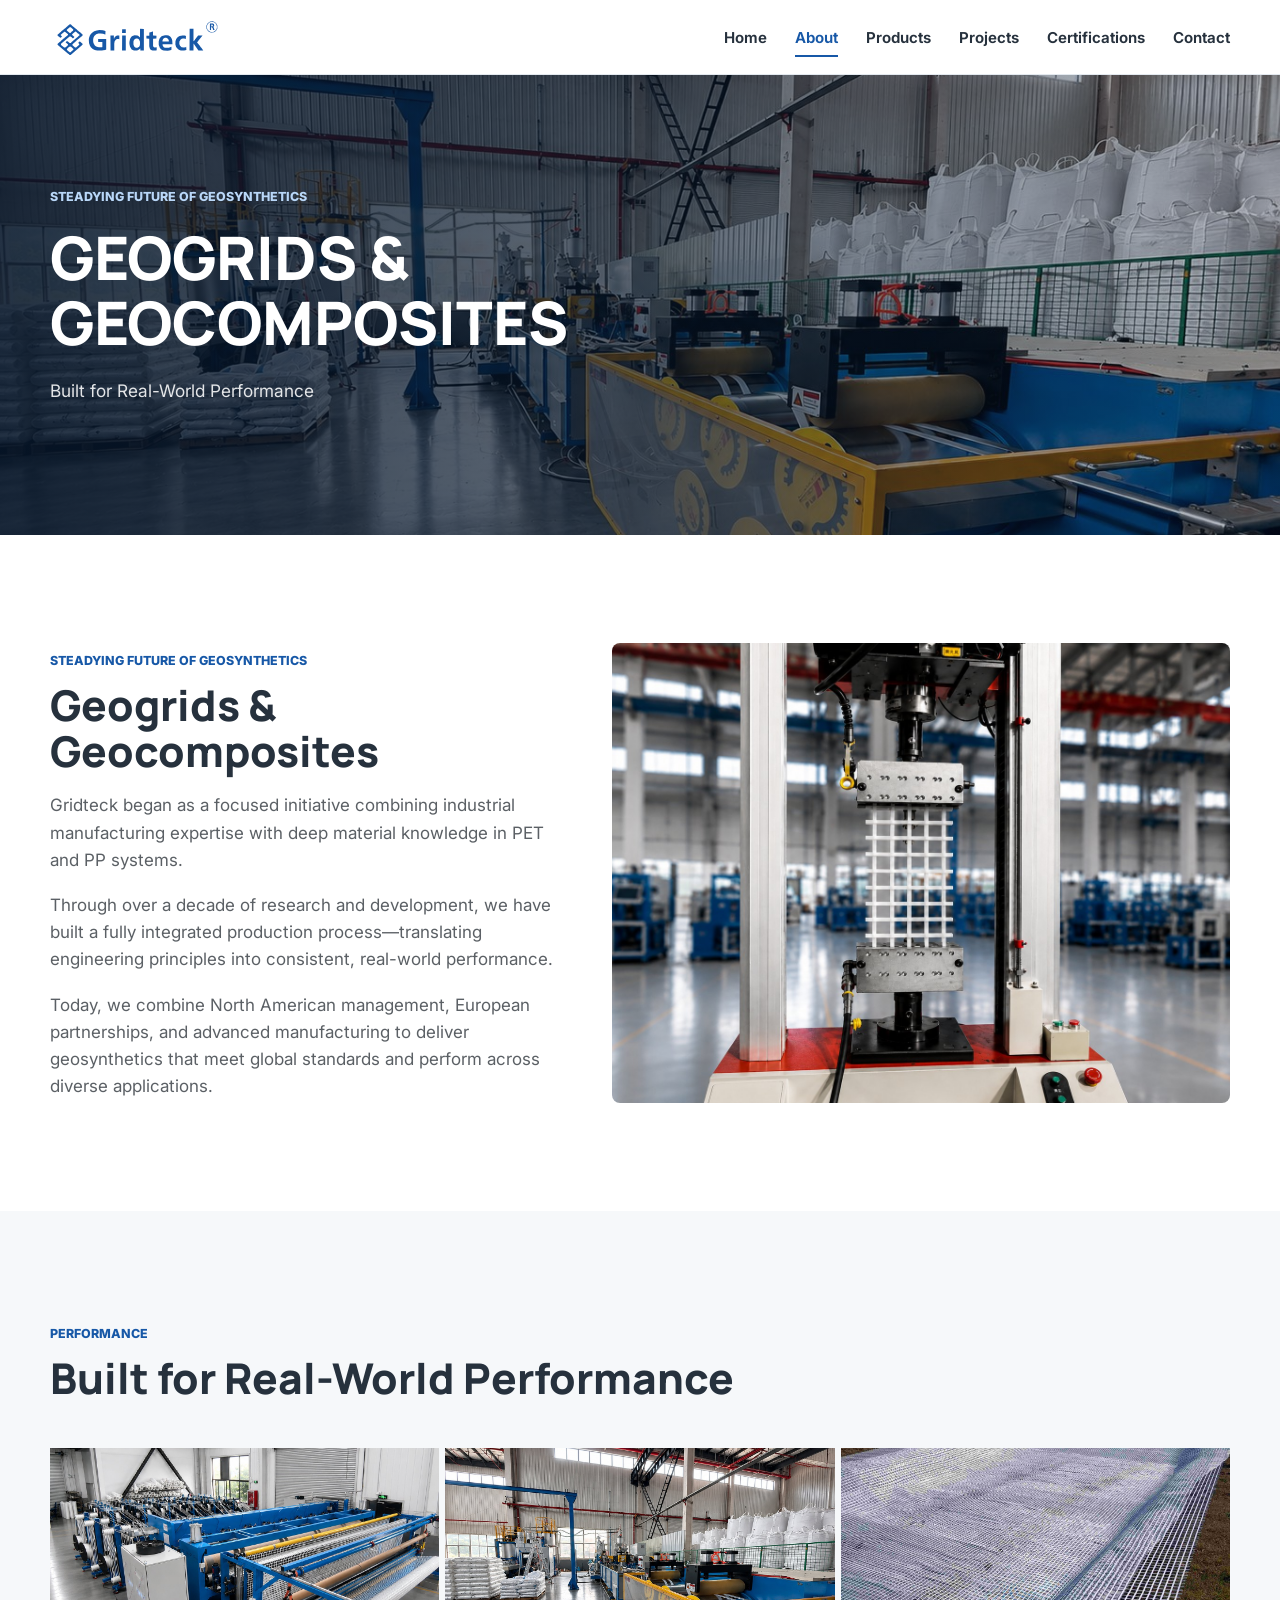
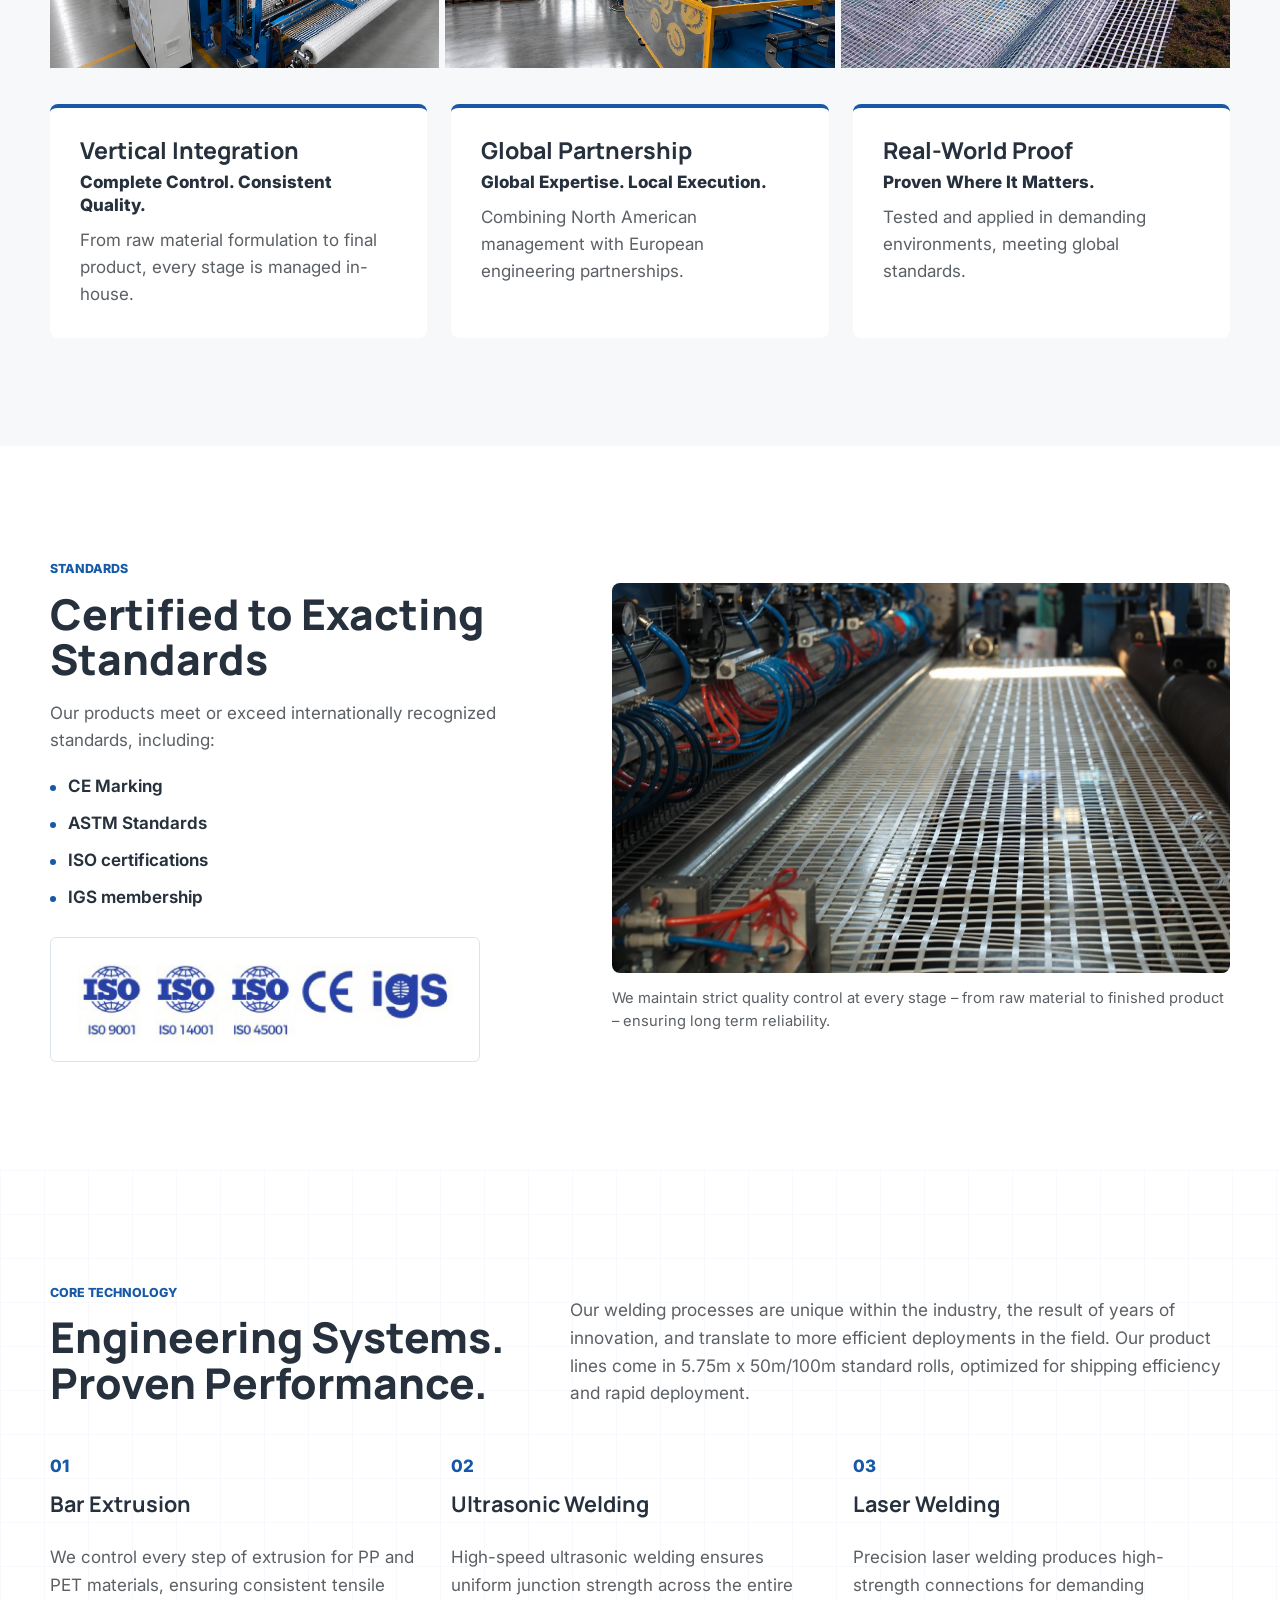
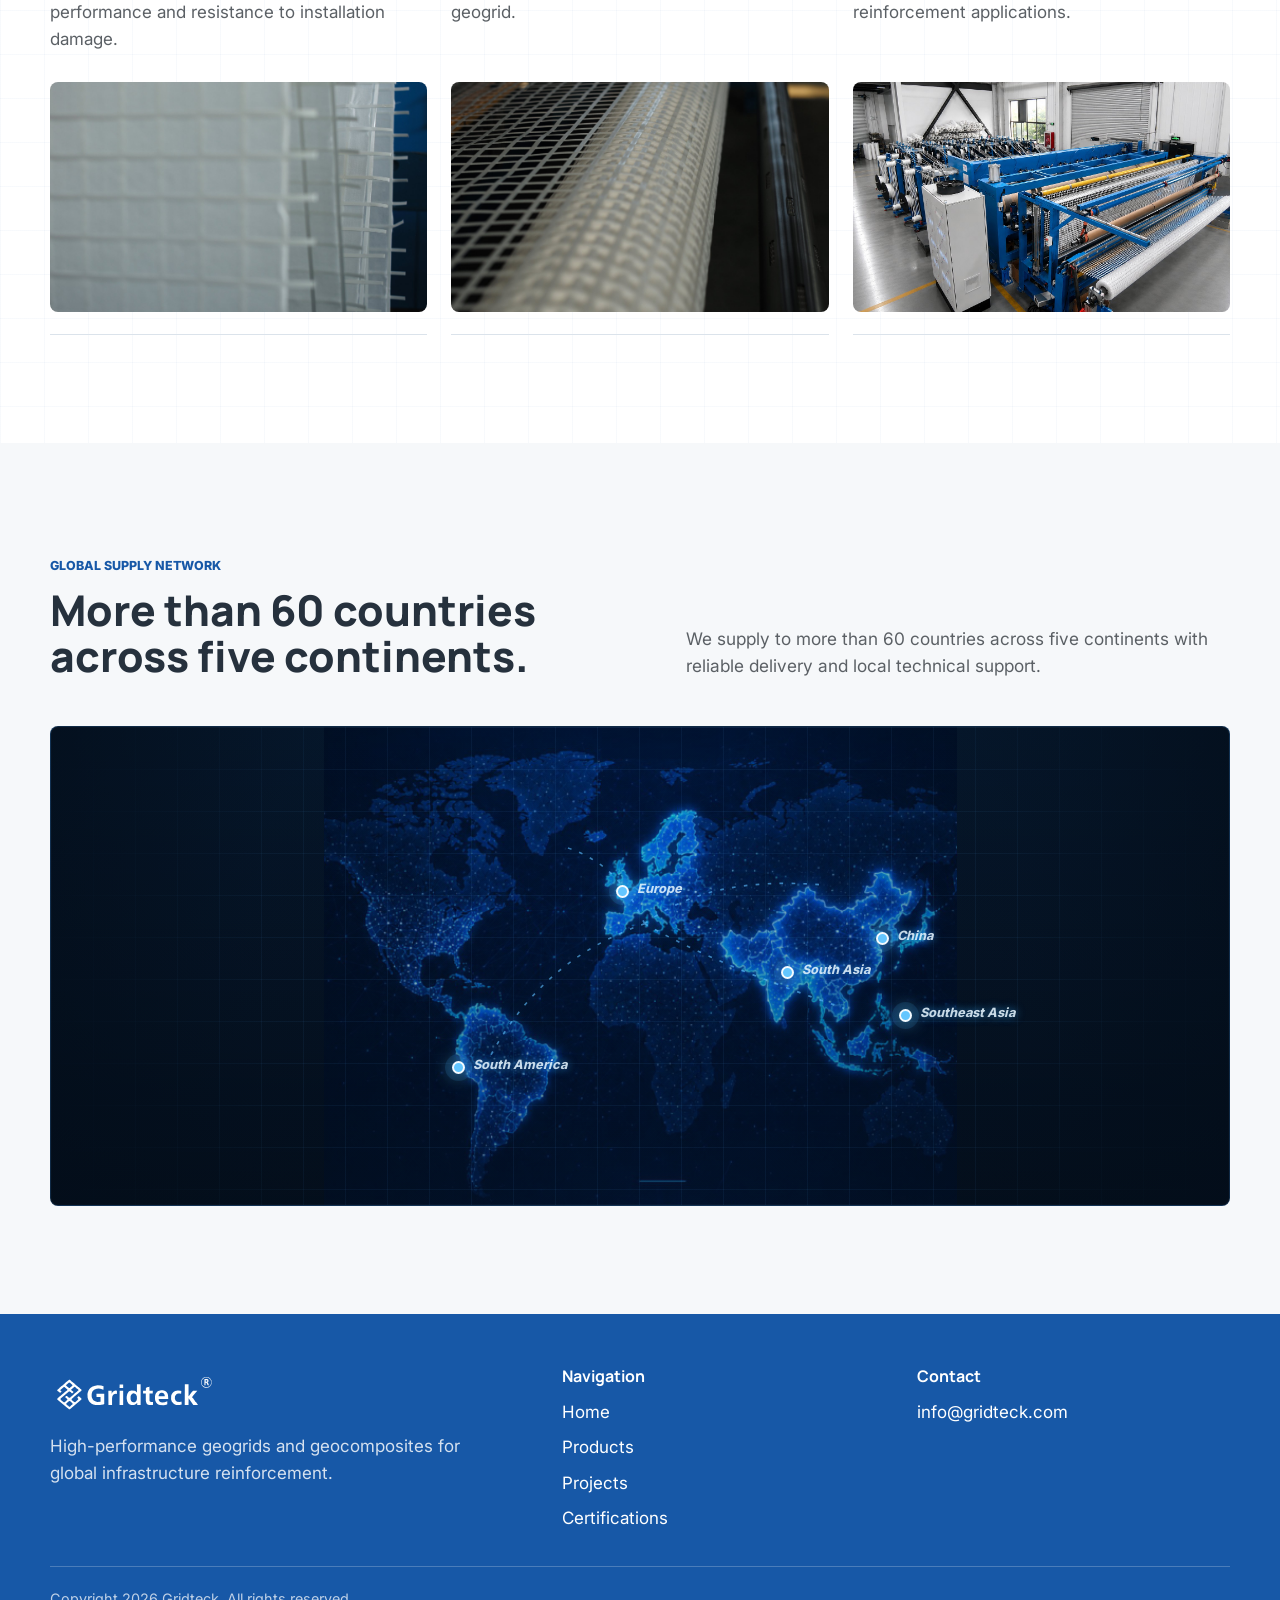
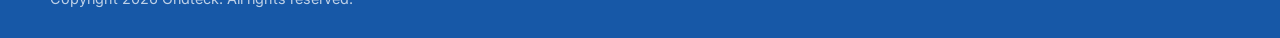
<file: about.html>
<!DOCTYPE html>
<html lang="en">
<head>
  <meta charset="UTF-8">
  <meta name="viewport" content="width=device-width, initial-scale=1.0">
  <title>About Gridteck | Global Geosynthetics Manufacturer</title>
  <meta name="description" content="Learn about Gridteck's manufacturing capabilities, quality systems, and global supply network.">
  <link rel="stylesheet" href="styles.css">
</head>
<body data-page="about">
  <header class="site-header">
    <div class="nav-wrap">
      <a class="brand" href="index.html" aria-label="Gridteck home"><img src="assets/logos/gridteck-blue.svg" alt="Gridteck"></a>
      <button class="menu-toggle" type="button" aria-label="Open navigation" aria-expanded="false">
        <svg viewBox="0 0 24 24" fill="none" stroke="currentColor" stroke-width="2"><path d="M4 7h16M4 12h16M4 17h16"/></svg>
      </button>
      <nav class="nav-menu" aria-label="Main navigation">
        <a data-page="home" href="index.html">Home</a>
        <a data-page="about" href="about.html">About</a>
        <a data-page="products" href="products.html">Products</a>
        <a data-page="projects" href="projects.html">Projects</a>
        <a data-page="certifications" href="certifications.html">Certifications</a>
        <a data-page="contact" href="contact.html">Contact</a>
      </nav>
    </div>
  </header>

  <main>
    <section class="hero page-hero" style="--hero-image: url('assets/images/about-factory.jpg');">
      <div class="hero-inner">
        <span class="hero-kicker">Steadying Future of Geosynthetics</span>
        <h1>GEOGRIDS &amp; GEOCOMPOSITES</h1>
        <p>Built for Real-World Performance</p>
      </div>
    </section>

    <section class="section about-intro-section">
      <div class="container about-intro-grid">
        <div class="about-copy">
          <span class="section-kicker">Steadying Future of Geosynthetics</span>
          <h2 class="section-title">Geogrids &amp; Geocomposites</h2>
          <p>Gridteck began as a focused initiative combining industrial manufacturing expertise with deep material knowledge in PET and PP systems.</p>
          <p>Through over a decade of research and development, we have built a fully integrated production process—translating engineering principles into consistent, real-world performance.</p>
          <p>Today, we combine North American management, European partnerships, and advanced manufacturing to deliver geosynthetics that meet global standards and perform across diverse applications.</p>
        </div>
        <img src="assets/images/factory-interior.jpg" alt="Gridteck geogrid production line">
      </div>
    </section>

    <section class="section soft about-performance-section">
      <div class="container">
        <div class="section-head">
          <div>
            <span class="section-kicker">Performance</span>
            <h2 class="section-title">Built for Real-World Performance</h2>
          </div>
        </div>
        <div class="about-image-strip">
          <img src="assets/images/production-line.jpg" alt="Gridteck production line">
          <img src="assets/images/about-factory.jpg" alt="Gridteck manufacturing facility">
          <img src="assets/images/field-roadside.jpg" alt="Geosynthetic field application">
        </div>
        <div class="grid-3 about-proof-grid">
          <article class="feature-card">
            <h3>Vertical Integration</h3>
            <strong>Complete Control. Consistent Quality.</strong>
            <p>From raw material formulation to final product, every stage is managed in-house.</p>
          </article>
          <article class="feature-card">
            <h3>Global Partnership</h3>
            <strong>Global Expertise. Local Execution.</strong>
            <p>Combining North American management with European engineering partnerships.</p>
          </article>
          <article class="feature-card">
            <h3>Real-World Proof</h3>
            <strong>Proven Where It Matters.</strong>
            <p>Tested and applied in demanding environments, meeting global standards.</p>
          </article>
        </div>
      </div>
    </section>

    <section class="section about-cert-section">
      <div class="container about-cert-grid">
        <div>
          <span class="section-kicker">Standards</span>
          <h2 class="section-title">Certified to Exacting Standards</h2>
          <p>Our products meet or exceed internationally recognized standards, including:</p>
          <ul class="about-bullet-list">
            <li>CE Marking</li>
            <li>ASTM Standards</li>
            <li>ISO certifications</li>
            <li>IGS membership</li>
          </ul>
          <img class="about-cert-strip" src="assets/images/certifications/certification-logos-full.png" alt="ISO 9001, ISO 14001, ISO 45001, CE, and IGS certification logos">
        </div>
        <div>
          <img src="assets/images/grid-machine.jpg" alt="Quality control testing for geogrid material">
          <p class="about-caption">We maintain strict quality control at every stage – from raw material to finished product – ensuring long term reliability.</p>
        </div>
      </div>
    </section>

    <section class="section pattern about-technology-section">
      <div class="container">
        <div class="section-head">
          <div>
            <span class="section-kicker">Core Technology</span>
            <h2 class="section-title">Engineering Systems. Proven Performance.</h2>
          </div>
          <p class="section-lede">Our welding processes are unique within the industry, the result of years of innovation, and translate to more efficient deployments in the field. Our product lines come in 5.75m x 50m/100m standard rolls, optimized for shipping efficiency and rapid deployment.</p>
        </div>
        <div class="grid-3 technology-grid">
          <article class="technology-card">
            <span>01</span>
            <h3>Bar Extrusion</h3>
            <p>We control every step of extrusion for PP and PET materials, ensuring consistent tensile performance and resistance to installation damage.</p>
            <img src="assets/images/grid-closeup.jpg" alt="Bar extrusion process">
          </article>
          <article class="technology-card">
            <span>02</span>
            <h3>Ultrasonic Welding</h3>
            <p>High-speed ultrasonic welding ensures uniform junction strength across the entire geogrid.</p>
            <img src="assets/images/grid-roll.jpg" alt="Ultrasonic welding process">
          </article>
          <article class="technology-card">
            <span>03</span>
            <h3>Laser Welding</h3>
            <p>Precision laser welding produces high-strength connections for demanding reinforcement applications.</p>
            <img src="assets/images/production-line.jpg" alt="Laser welding process">
          </article>
        </div>
      </div>
    </section>

    <section class="section soft">
      <div class="container">
        <div class="section-head">
          <div>
            <span class="section-kicker">Global Supply Network</span>
            <h2 class="section-title">More than 60 countries across five continents.</h2>
          </div>
          <p class="section-lede">We supply to more than 60 countries across five continents with reliable delivery and local technical support.</p>
        </div>
        <div class="world-map">
          <svg class="map-svg" viewBox="0 0 1000 520" aria-hidden="true">
            <path class="land" d="M117 151 203 91l104 32 22 72-54 54-92 12-75-36zM379 142l104-52 117 41-11 86-90 38-93-28zM566 241l88-58 136 25 75 81-54 90-137 12-101-63zM298 305l69 50 25 106-63 41-69-72zM763 383l90 23 47 64-52 30-87-38z"/>
            <path class="route" d="M505 214C568 250 641 278 722 306M505 214C439 237 379 279 335 362M505 214C548 182 607 164 701 172M505 214C486 172 462 145 420 131"/>
          </svg>
          <i class="marker eu" data-tooltip="Europe Supply Network&#10;Distributor support&#10;Road and wall projects"><span>Europe</span></i>
          <i class="marker sa" data-tooltip="South Asia Supply Network&#10;Project documentation&#10;Road and embankment work"><span>South Asia</span></i>
          <i class="marker sea" data-tooltip="Southeast Asia Supply Network&#10;Local technical support&#10;Coastal and landfill works"><span>Southeast Asia</span></i>
          <i class="marker cn" data-tooltip="China Manufacturing Base&#10;Factory and testing&#10;Global export operations"><span>China</span></i>
          <i class="marker latam" data-tooltip="South America Supply Network&#10;Steadygrid PET&#10;Retaining wall projects"><span>South America</span></i>
        </div>
      </div>
    </section>
  </main>

  <footer class="site-footer">
    <div class="footer-inner">
      <div class="footer-top">
        <div>
          <img class="footer-logo" src="assets/logos/gridteck-white.svg" alt="Gridteck">
          <p>High-performance geogrids and geocomposites for global infrastructure reinforcement.</p>
        </div>
        <div>
          <h3>Navigation</h3>
          <div class="footer-links">
            <a href="index.html">Home</a>
            <a href="products.html">Products</a>
            <a href="projects.html">Projects</a>
            <a href="certifications.html">Certifications</a>
          </div>
        </div>
        <div>
          <h3>Contact</h3>
          <a href="mailto:info@gridteck.com">info@gridteck.com</a>
        </div>
      </div>
      <div class="footer-bottom">Copyright 2026 Gridteck. All rights reserved.</div>
    </div>
  </footer>

  <script src="script.js"></script>
</body>
</html>
</file>
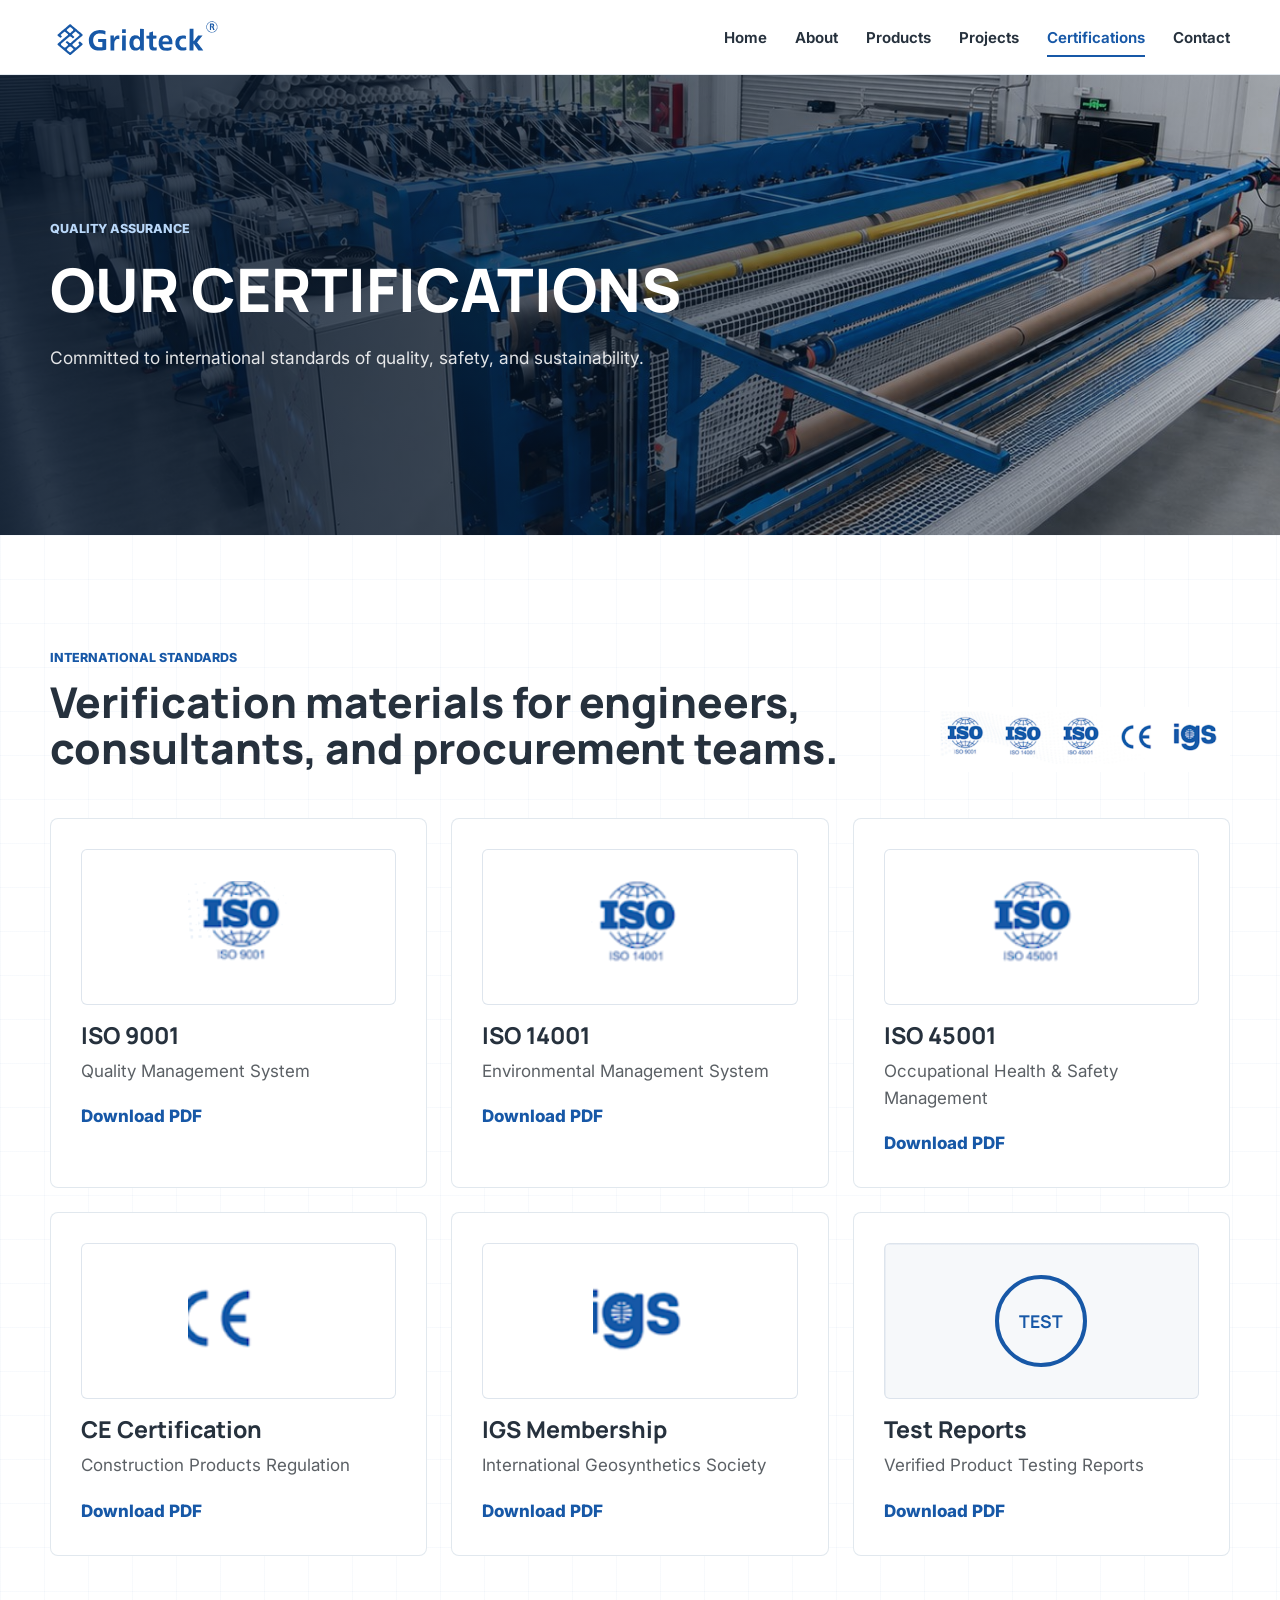
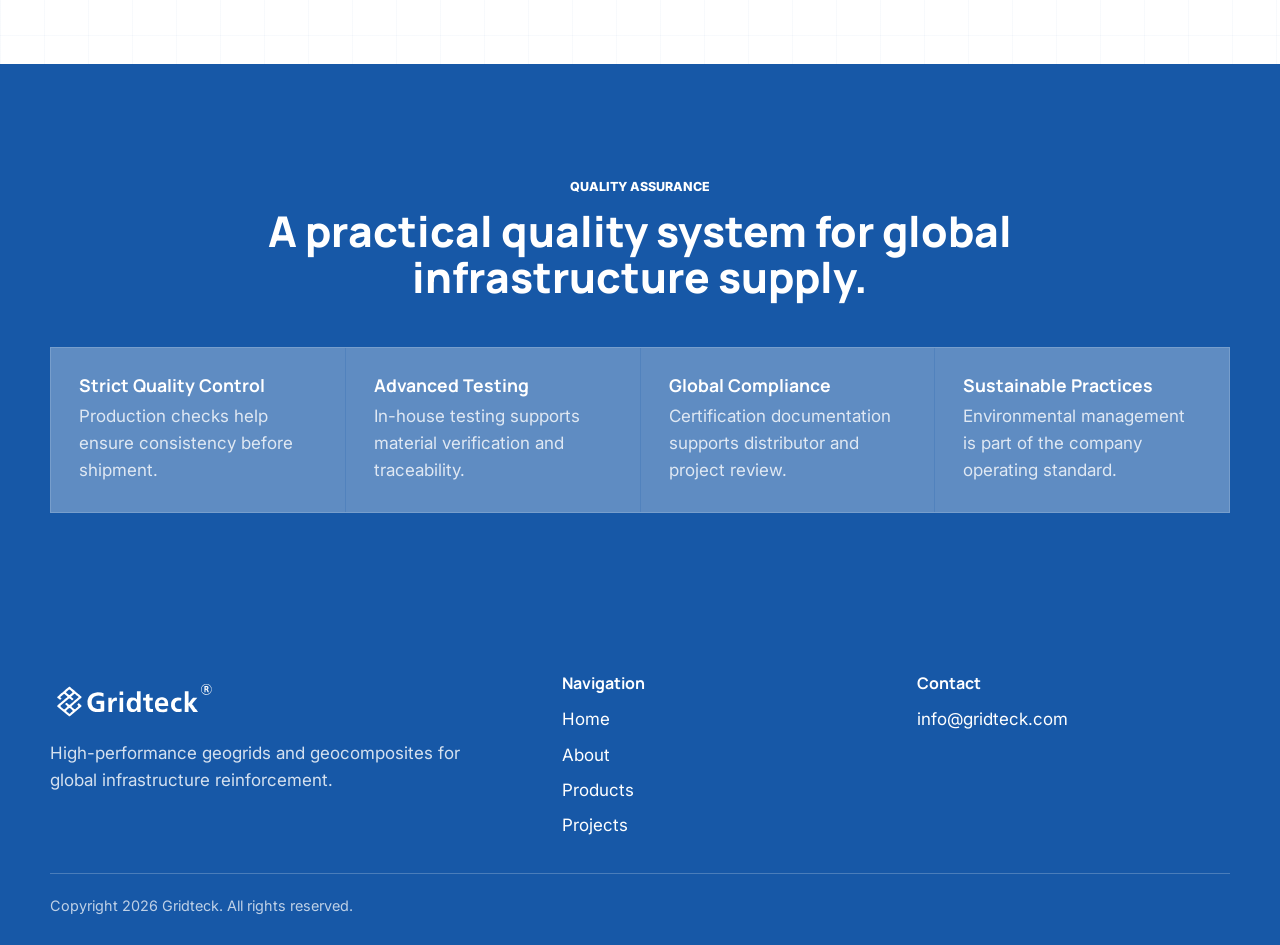
<file: certifications.html>
<!DOCTYPE html>
<html lang="en">
<head>
  <meta charset="UTF-8">
  <meta name="viewport" content="width=device-width, initial-scale=1.0">
  <title>Gridteck Certifications | Quality, Safety, Sustainability</title>
  <meta name="description" content="Gridteck certifications include ISO 9001, ISO 14001, ISO 45001, CE certification, IGS membership, and verified product test reports.">
  <link rel="stylesheet" href="styles.css">
</head>
<body data-page="certifications">
  <header class="site-header">
    <div class="nav-wrap">
      <a class="brand" href="index.html" aria-label="Gridteck home"><img src="assets/logos/gridteck-blue.svg" alt="Gridteck"></a>
      <button class="menu-toggle" type="button" aria-label="Open navigation" aria-expanded="false">
        <svg viewBox="0 0 24 24" fill="none" stroke="currentColor" stroke-width="2"><path d="M4 7h16M4 12h16M4 17h16"/></svg>
      </button>
      <nav class="nav-menu" aria-label="Main navigation">
        <a data-page="home" href="index.html">Home</a>
        <a data-page="about" href="about.html">About</a>
        <a data-page="products" href="products.html">Products</a>
        <a data-page="projects" href="projects.html">Projects</a>
        <a data-page="certifications" href="certifications.html">Certifications</a>
        <a data-page="contact" href="contact.html">Contact</a>
      </nav>
    </div>
  </header>

  <main>
    <section class="hero page-hero" style="--hero-image: url('assets/images/production-line.jpg');">
      <div class="hero-inner">
        <span class="hero-kicker">Quality Assurance</span>
        <h1>OUR CERTIFICATIONS</h1>
        <p>Committed to international standards of quality, safety, and sustainability.</p>
      </div>
    </section>

    <section class="section pattern">
      <div class="container">
        <div class="section-head">
          <div>
            <span class="section-kicker">International Standards</span>
            <h2 class="section-title">Verification materials for engineers, consultants, and procurement teams.</h2>
          </div>
          <img src="assets/images/certification-strip.png" alt="ISO, CE, and IGS certification logos" style="max-width: 300px;">
        </div>
        <div class="grid-3">
          <article class="cert-card">
            <div class="cert-doc logo-doc"><img src="assets/images/certifications/iso-9001.png" alt="ISO 9001 certification logo"></div>
            <h3>ISO 9001</h3>
            <p>Quality Management System</p>
            <a class="card-link" href="#">Download PDF</a>
          </article>
          <article class="cert-card">
            <div class="cert-doc logo-doc"><img src="assets/images/certifications/iso-14001.png" alt="ISO 14001 certification logo"></div>
            <h3>ISO 14001</h3>
            <p>Environmental Management System</p>
            <a class="card-link" href="#">Download PDF</a>
          </article>
          <article class="cert-card">
            <div class="cert-doc logo-doc"><img src="assets/images/certifications/iso-45001.png" alt="ISO 45001 certification logo"></div>
            <h3>ISO 45001</h3>
            <p>Occupational Health &amp; Safety Management</p>
            <a class="card-link" href="#">Download PDF</a>
          </article>
          <article class="cert-card">
            <div class="cert-doc logo-doc"><img src="assets/images/certifications/ce.png" alt="CE certification mark"></div>
            <h3>CE Certification</h3>
            <p>Construction Products Regulation</p>
            <a class="card-link" href="#">Download PDF</a>
          </article>
          <article class="cert-card">
            <div class="cert-doc logo-doc"><img src="assets/images/certifications/igs.png" alt="IGS membership logo"></div>
            <h3>IGS Membership</h3>
            <p>International Geosynthetics Society</p>
            <a class="card-link" href="#">Download PDF</a>
          </article>
          <article class="cert-card">
            <div class="cert-doc"><strong>TEST</strong></div>
            <h3>Test Reports</h3>
            <p>Verified Product Testing Reports</p>
            <a class="card-link" href="#">Download PDF</a>
          </article>
        </div>
      </div>
    </section>

    <section class="section blue">
      <div class="container">
        <div class="section-head center">
          <span class="section-kicker">Quality Assurance</span>
          <h2 class="section-title">A practical quality system for global infrastructure supply.</h2>
        </div>
        <div class="quality-bar">
          <div>
            <h3>Strict Quality Control</h3>
            <p>Production checks help ensure consistency before shipment.</p>
          </div>
          <div>
            <h3>Advanced Testing</h3>
            <p>In-house testing supports material verification and traceability.</p>
          </div>
          <div>
            <h3>Global Compliance</h3>
            <p>Certification documentation supports distributor and project review.</p>
          </div>
          <div>
            <h3>Sustainable Practices</h3>
            <p>Environmental management is part of the company operating standard.</p>
          </div>
        </div>
      </div>
    </section>
  </main>

  <footer class="site-footer">
    <div class="footer-inner">
      <div class="footer-top">
        <div>
          <img class="footer-logo" src="assets/logos/gridteck-white.svg" alt="Gridteck">
          <p>High-performance geogrids and geocomposites for global infrastructure reinforcement.</p>
        </div>
        <div>
          <h3>Navigation</h3>
          <div class="footer-links">
            <a href="index.html">Home</a>
            <a href="about.html">About</a>
            <a href="products.html">Products</a>
            <a href="projects.html">Projects</a>
          </div>
        </div>
        <div>
          <h3>Contact</h3>
          <a href="mailto:info@gridteck.com">info@gridteck.com</a>
        </div>
      </div>
      <div class="footer-bottom">Copyright 2026 Gridteck. All rights reserved.</div>
    </div>
  </footer>

  <script src="script.js"></script>
</body>
</html>
</file>
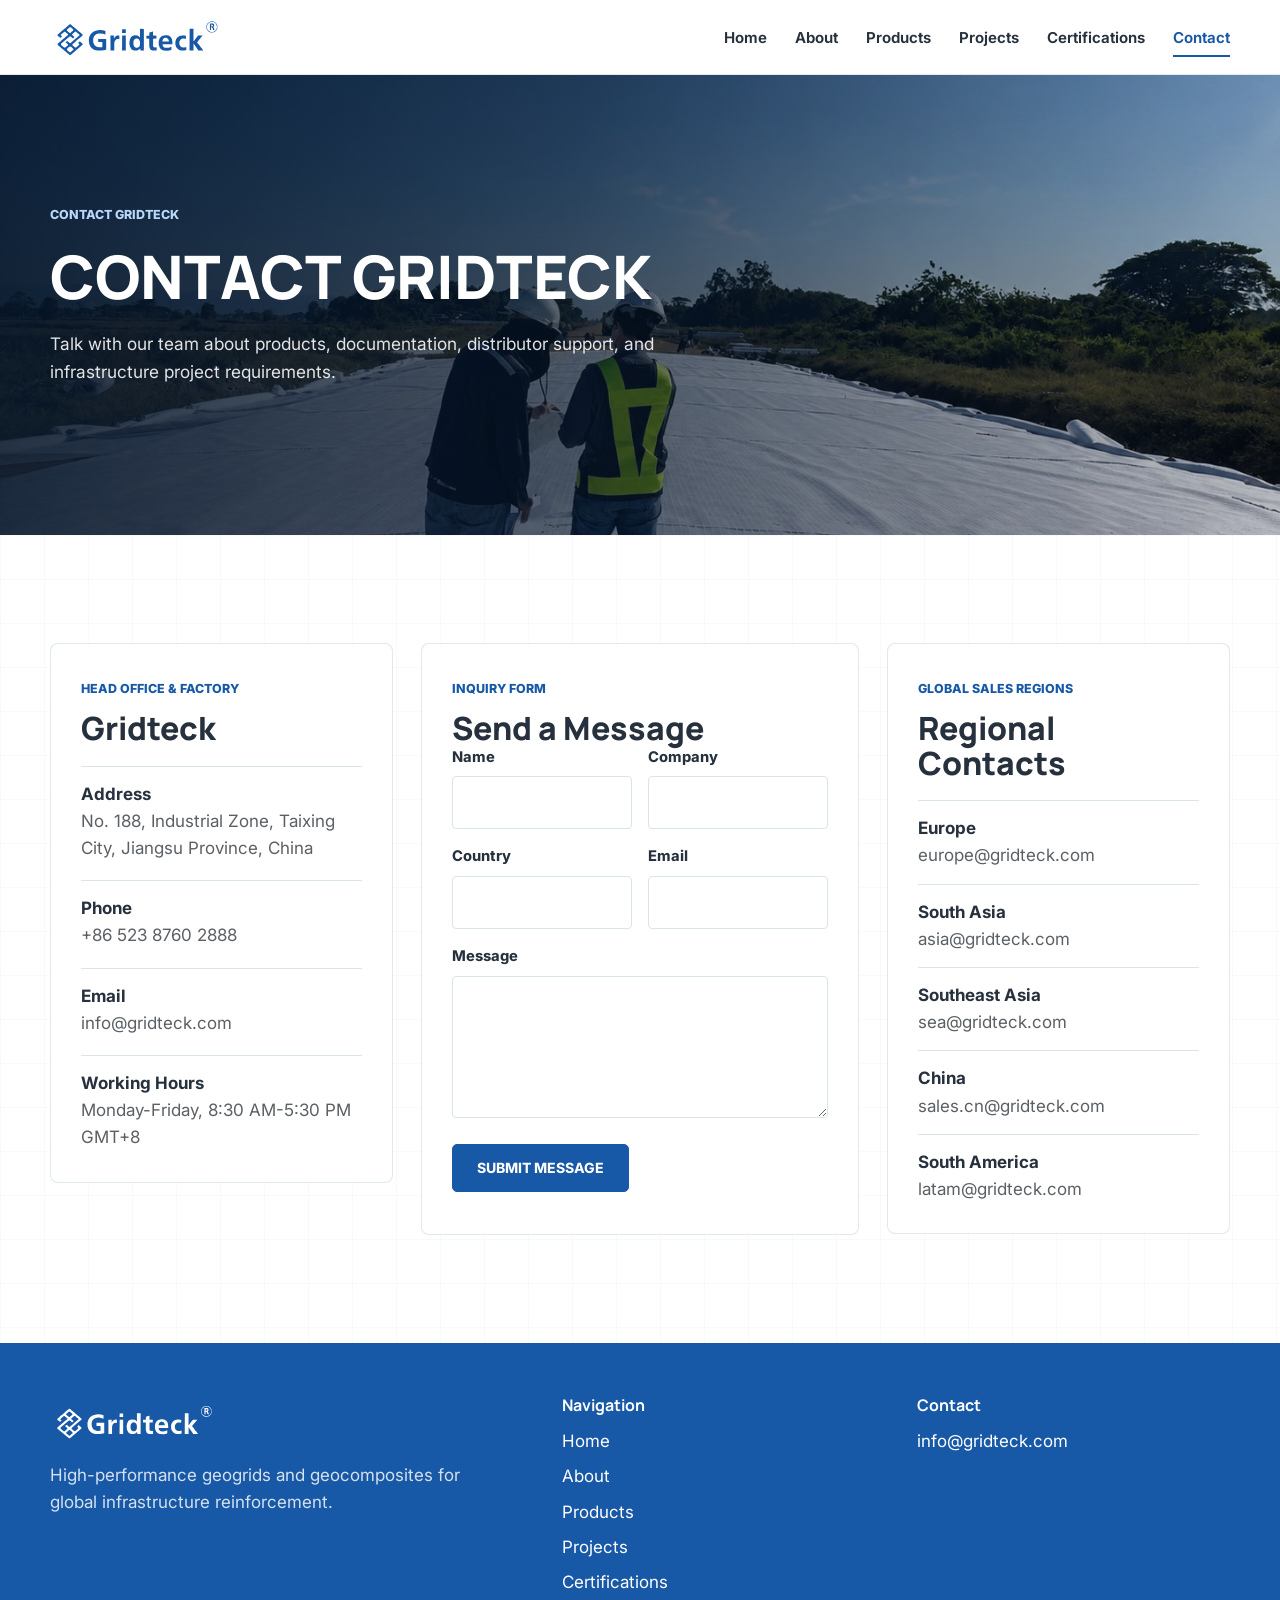
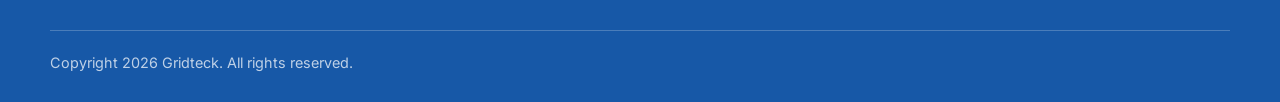
<file: contact.html>
<!DOCTYPE html>
<html lang="en">
<head>
  <meta charset="UTF-8">
  <meta name="viewport" content="width=device-width, initial-scale=1.0">
  <title>Contact Gridteck | Geosynthetics Manufacturer</title>
  <meta name="description" content="Contact Gridteck for geogrid and geocomposite product inquiries, project support, and regional sales.">
  <link rel="stylesheet" href="styles.css">
</head>
<body data-page="contact">
  <header class="site-header">
    <div class="nav-wrap">
      <a class="brand" href="index.html" aria-label="Gridteck home"><img src="assets/logos/gridteck-blue.svg" alt="Gridteck"></a>
      <button class="menu-toggle" type="button" aria-label="Open navigation" aria-expanded="false">
        <svg viewBox="0 0 24 24" fill="none" stroke="currentColor" stroke-width="2"><path d="M4 7h16M4 12h16M4 17h16"/></svg>
      </button>
      <nav class="nav-menu" aria-label="Main navigation">
        <a data-page="home" href="index.html">Home</a>
        <a data-page="about" href="about.html">About</a>
        <a data-page="products" href="products.html">Products</a>
        <a data-page="projects" href="projects.html">Projects</a>
        <a data-page="certifications" href="certifications.html">Certifications</a>
        <a data-page="contact" href="contact.html">Contact</a>
      </nav>
    </div>
  </header>

  <main>
    <section class="hero page-hero" style="--hero-image: url('assets/images/field-team.jpg');">
      <div class="hero-inner">
        <span class="hero-kicker">Contact Gridteck</span>
        <h1>CONTACT GRIDTECK</h1>
        <p>Talk with our team about products, documentation, distributor support, and infrastructure project requirements.</p>
      </div>
    </section>

    <section class="section pattern">
      <div class="container">
        <div class="contact-layout">
          <aside class="contact-panel">
            <span class="section-kicker">Head Office &amp; Factory</span>
            <h2 class="section-title" style="font-size: 2rem;">Gridteck</h2>
            <div class="contact-list">
              <div>
                <strong>Address</strong>
                <span>No. 188, Industrial Zone, Taixing City, Jiangsu Province, China</span>
              </div>
              <div>
                <strong>Phone</strong>
                <span>+86 523 8760 2888</span>
              </div>
              <div>
                <strong>Email</strong>
                <span>info@gridteck.com</span>
              </div>
              <div>
                <strong>Working Hours</strong>
                <span>Monday-Friday, 8:30 AM-5:30 PM GMT+8</span>
              </div>
            </div>
          </aside>

          <section class="contact-form">
            <span class="section-kicker">Inquiry Form</span>
            <h2 class="section-title" style="font-size: 2rem;">Send a Message</h2>
            <form>
              <div class="form-grid">
                <div class="field">
                  <label for="name">Name</label>
                  <input id="name" name="name" type="text" required>
                </div>
                <div class="field">
                  <label for="company">Company</label>
                  <input id="company" name="company" type="text">
                </div>
                <div class="field">
                  <label for="country">Country</label>
                  <input id="country" name="country" type="text">
                </div>
                <div class="field">
                  <label for="email">Email</label>
                  <input id="email" name="email" type="email" required>
                </div>
                <div class="field full">
                  <label for="message">Message</label>
                  <textarea id="message" name="message" required></textarea>
                </div>
              </div>
              <button class="btn" type="submit" style="margin-top: 18px;">Submit Message</button>
              <p class="form-note" aria-live="polite" style="margin: 12px 0 0; color: var(--grey);"></p>
            </form>
          </section>

          <aside class="sales-panel">
            <span class="section-kicker">Global Sales Regions</span>
            <h2 class="section-title" style="font-size: 2rem;">Regional Contacts</h2>
            <ul class="sales-list">
              <li><strong>Europe</strong><a href="mailto:europe@gridteck.com">europe@gridteck.com</a></li>
              <li><strong>South Asia</strong><a href="mailto:asia@gridteck.com">asia@gridteck.com</a></li>
              <li><strong>Southeast Asia</strong><a href="mailto:sea@gridteck.com">sea@gridteck.com</a></li>
              <li><strong>China</strong><a href="mailto:sales.cn@gridteck.com">sales.cn@gridteck.com</a></li>
              <li><strong>South America</strong><a href="mailto:latam@gridteck.com">latam@gridteck.com</a></li>
            </ul>
          </aside>
        </div>
      </div>
    </section>
  </main>

  <footer class="site-footer">
    <div class="footer-inner">
      <div class="footer-top">
        <div>
          <img class="footer-logo" src="assets/logos/gridteck-white.svg" alt="Gridteck">
          <p>High-performance geogrids and geocomposites for global infrastructure reinforcement.</p>
        </div>
        <div>
          <h3>Navigation</h3>
          <div class="footer-links">
            <a href="index.html">Home</a>
            <a href="about.html">About</a>
            <a href="products.html">Products</a>
            <a href="projects.html">Projects</a>
            <a href="certifications.html">Certifications</a>
          </div>
        </div>
        <div>
          <h3>Contact</h3>
          <a href="mailto:info@gridteck.com">info@gridteck.com</a>
        </div>
      </div>
      <div class="footer-bottom">Copyright 2026 Gridteck. All rights reserved.</div>
    </div>
  </footer>

  <script src="script.js"></script>
</body>
</html>
</file>
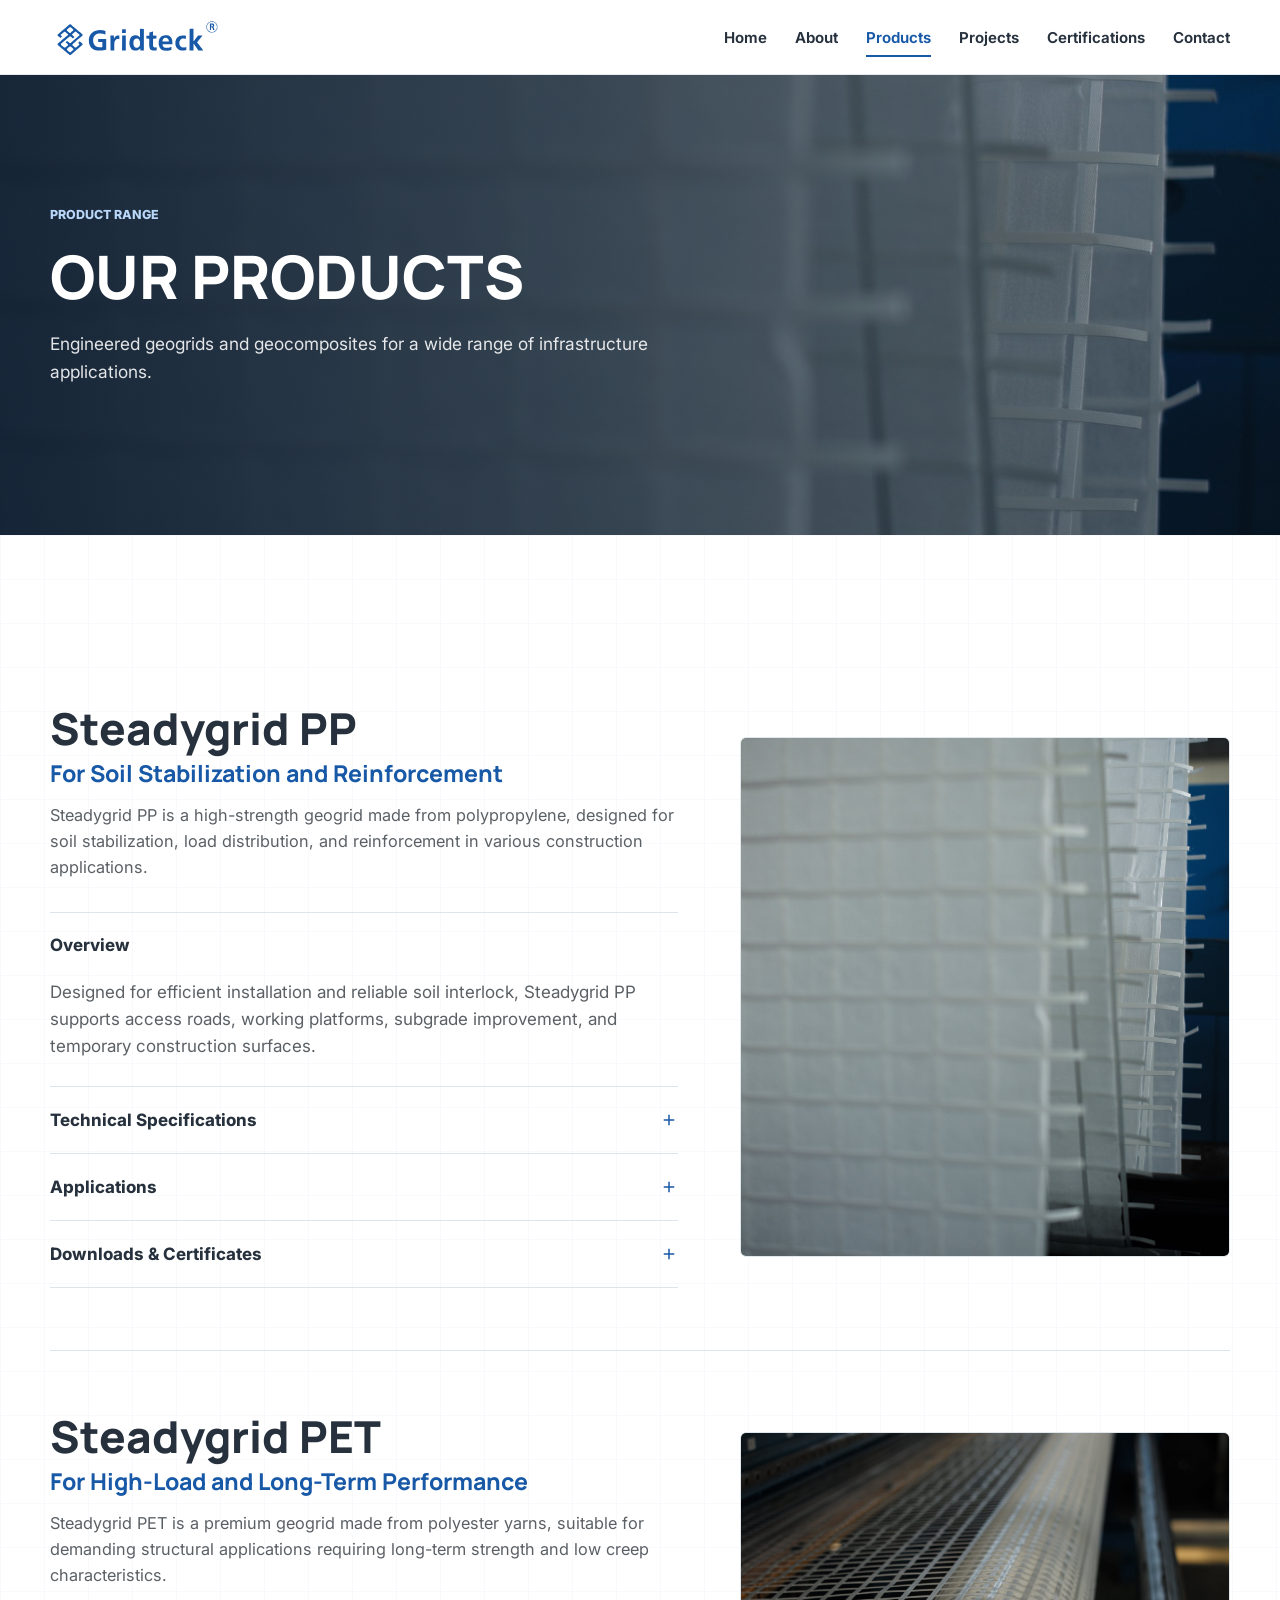
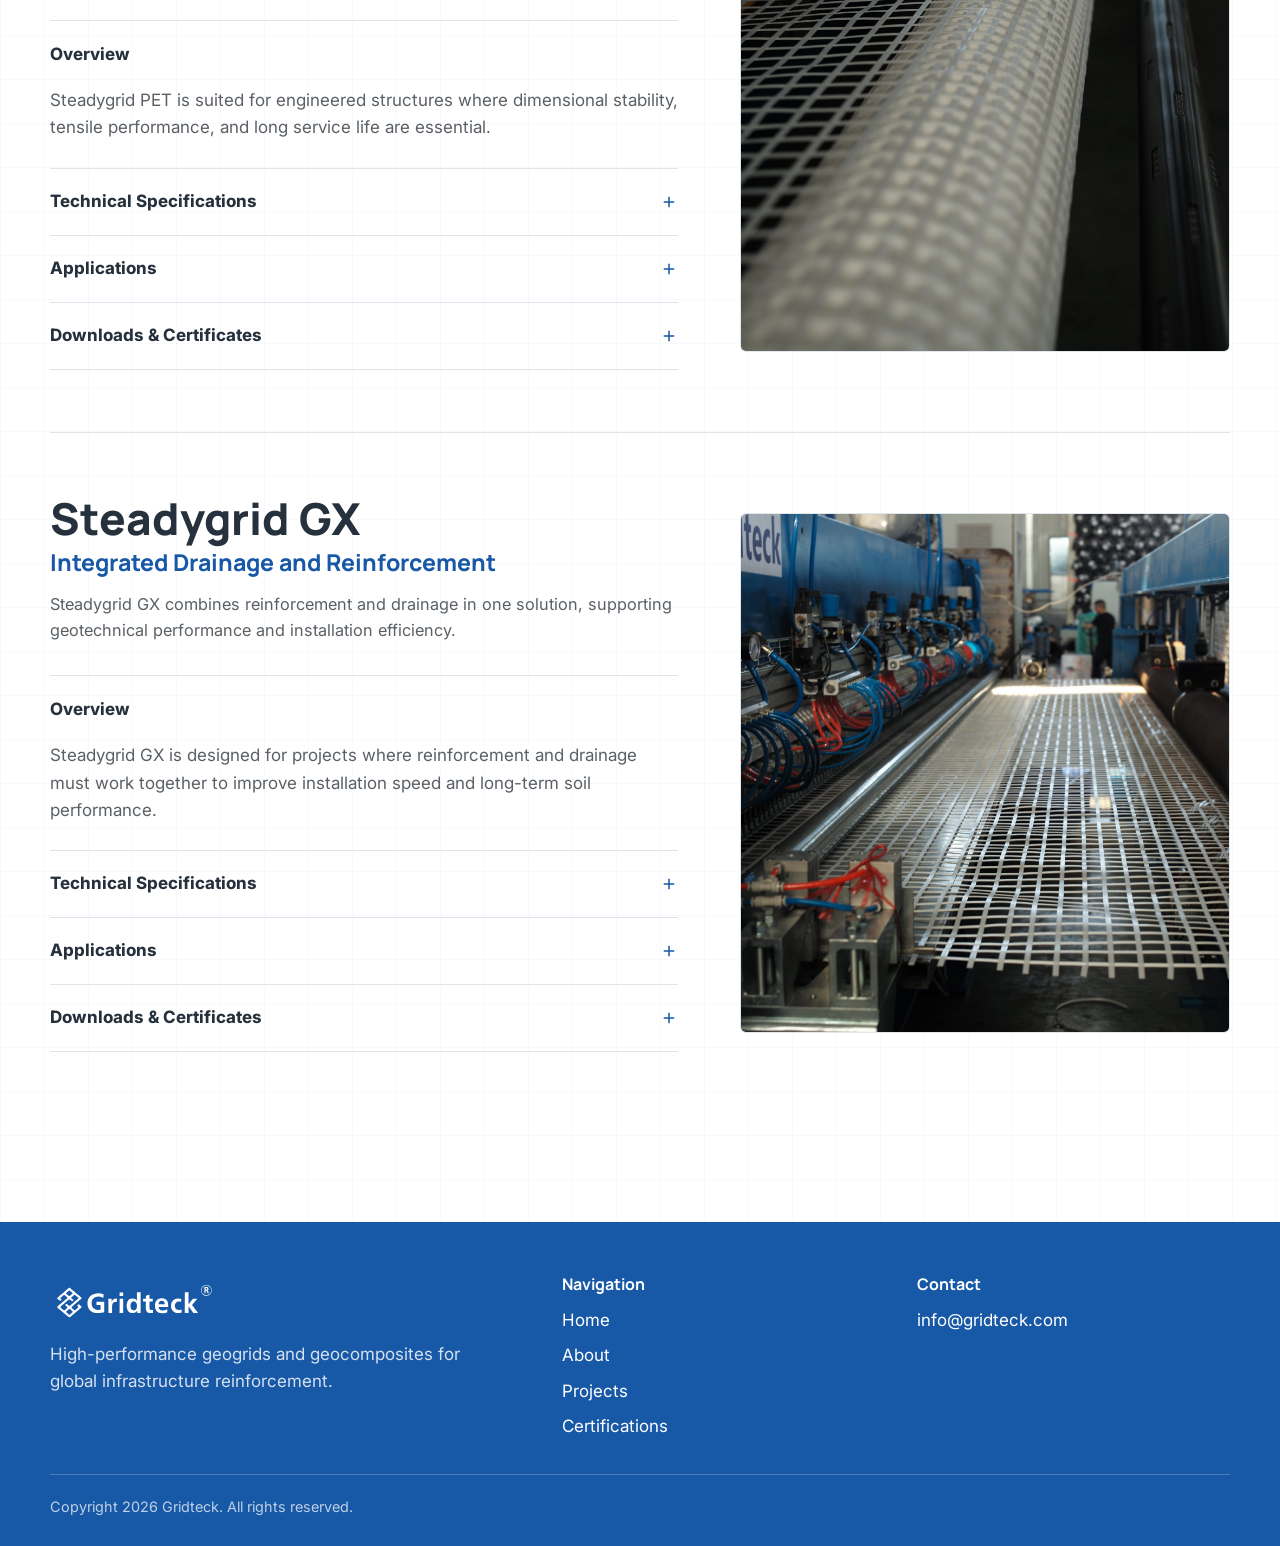
<file: products.html>
<!DOCTYPE html>
<html lang="en">
<head>
  <meta charset="UTF-8">
  <meta name="viewport" content="width=device-width, initial-scale=1.0">
  <title>Gridteck Products | Steadygrid PP, PET, GX</title>
  <meta name="description" content="Explore Gridteck Steadygrid PP, Steadygrid PET, and Steadygrid GX geogrid and geocomposite systems.">
  <link rel="stylesheet" href="styles.css">
</head>
<body data-page="products">
  <header class="site-header">
    <div class="nav-wrap">
      <a class="brand" href="index.html" aria-label="Gridteck home"><img src="assets/logos/gridteck-blue.svg" alt="Gridteck"></a>
      <button class="menu-toggle" type="button" aria-label="Open navigation" aria-expanded="false">
        <svg viewBox="0 0 24 24" fill="none" stroke="currentColor" stroke-width="2"><path d="M4 7h16M4 12h16M4 17h16"/></svg>
      </button>
      <nav class="nav-menu" aria-label="Main navigation">
        <a data-page="home" href="index.html">Home</a>
        <a data-page="about" href="about.html">About</a>
        <a data-page="products" href="products.html">Products</a>
        <a data-page="projects" href="projects.html">Projects</a>
        <a data-page="certifications" href="certifications.html">Certifications</a>
        <a data-page="contact" href="contact.html">Contact</a>
      </nav>
    </div>
  </header>

  <main>
    <section class="hero page-hero" style="--hero-image: url('assets/images/grid-closeup.jpg');">
      <div class="hero-inner">
        <span class="hero-kicker">Product Range</span>
        <h1>OUR PRODUCTS</h1>
        <p>Engineered geogrids and geocomposites for a wide range of infrastructure applications.</p>
      </div>
    </section>

    <section class="section pattern">
      <div class="container">
        <article class="product-section" id="steadygrid-pp">
          <div class="product-media"><img src="assets/images/grid-closeup.jpg" alt="Steadygrid PP product texture"></div>
          <div class="product-intro">
            <h2>Steadygrid PP</h2>
            <h3>For Soil Stabilization and Reinforcement</h3>
            <p>Steadygrid PP is a high-strength geogrid made from polypropylene, designed for soil stabilization, load distribution, and reinforcement in various construction applications.</p>
            <div class="accordion">
              <div class="accordion-item open">
                <button class="accordion-trigger" type="button">Overview <svg viewBox="0 0 24 24" fill="none" stroke="currentColor" stroke-width="2"><path d="M12 5v14M5 12h14"/></svg></button>
                <div class="accordion-panel">Designed for efficient installation and reliable soil interlock, Steadygrid PP supports access roads, working platforms, subgrade improvement, and temporary construction surfaces.</div>
              </div>
              <div class="accordion-item">
                <button class="accordion-trigger" type="button">Technical Specifications <svg viewBox="0 0 24 24" fill="none" stroke="currentColor" stroke-width="2"><path d="M12 5v14M5 12h14"/></svg></button>
                <div class="accordion-panel">
                  <ul class="pill-list">
                    <li>High Strength</li><li>Excellent Interlock</li><li>Chemical Resistant</li><li>Cost Effective</li><li>Easy Installation</li>
                  </ul>
                </div>
              </div>
              <div class="accordion-item">
                <button class="accordion-trigger" type="button">Applications <svg viewBox="0 0 24 24" fill="none" stroke="currentColor" stroke-width="2"><path d="M12 5v14M5 12h14"/></svg></button>
                <div class="accordion-panel">
                  <ul class="pill-list">
                    <li>Road Construction</li><li>Temporary Roads</li><li>Working Platforms</li><li>Subgrade Stabilization</li>
                  </ul>
                </div>
              </div>
              <div class="accordion-item">
                <button class="accordion-trigger" type="button">Downloads &amp; Certificates <svg viewBox="0 0 24 24" fill="none" stroke="currentColor" stroke-width="2"><path d="M12 5v14M5 12h14"/></svg></button>
                <div class="accordion-panel">
                  <div class="download-grid">
                    <a class="download-card" href="#"><svg viewBox="0 0 24 24" fill="none" stroke="currentColor" stroke-width="2"><path d="M14 2H6a2 2 0 0 0-2 2v16a2 2 0 0 0 2 2h12a2 2 0 0 0 2-2V8z"/><path d="M14 2v6h6M12 18v-6M9 15l3 3 3-3"/></svg>PDF Datasheet</a>
                    <a class="download-card" href="#"><svg viewBox="0 0 24 24" fill="none" stroke="currentColor" stroke-width="2"><path d="M4 19.5A2.5 2.5 0 0 1 6.5 17H20"/><path d="M4 4v15.5A2.5 2.5 0 0 0 6.5 22H20V6a2 2 0 0 0-2-2z"/></svg>Installation Guide</a>
                    <a class="download-card" href="#"><svg viewBox="0 0 24 24" fill="none" stroke="currentColor" stroke-width="2"><path d="m9 12 2 2 4-4"/><path d="M12 22s8-4 8-10V5l-8-3-8 3v7c0 6 8 10 8 10"/></svg>Declaration of Performance</a>
                    <a class="download-card" href="#"><svg viewBox="0 0 24 24" fill="none" stroke="currentColor" stroke-width="2"><path d="M8 21h8M12 17v4M7 4h10v6a5 5 0 0 1-10 0z"/><path d="M5 6H3v2a4 4 0 0 0 4 4M19 6h2v2a4 4 0 0 1-4 4"/></svg>Test Report / Certificate</a>
                  </div>
                </div>
              </div>
            </div>
          </div>
        </article>

        <article class="product-section" id="steadygrid-pet">
          <div class="product-media"><img src="assets/images/grid-roll.jpg" alt="Steadygrid PET product roll"></div>
          <div class="product-intro">
            <h2>Steadygrid PET</h2>
            <h3>For High-Load and Long-Term Performance</h3>
            <p>Steadygrid PET is a premium geogrid made from polyester yarns, suitable for demanding structural applications requiring long-term strength and low creep characteristics.</p>
            <div class="accordion">
              <div class="accordion-item open">
                <button class="accordion-trigger" type="button">Overview <svg viewBox="0 0 24 24" fill="none" stroke="currentColor" stroke-width="2"><path d="M12 5v14M5 12h14"/></svg></button>
                <div class="accordion-panel">Steadygrid PET is suited for engineered structures where dimensional stability, tensile performance, and long service life are essential.</div>
              </div>
              <div class="accordion-item">
                <button class="accordion-trigger" type="button">Technical Specifications <svg viewBox="0 0 24 24" fill="none" stroke="currentColor" stroke-width="2"><path d="M12 5v14M5 12h14"/></svg></button>
                <div class="accordion-panel">
                  <ul class="pill-list">
                    <li>High Tensile Strength</li><li>Low Creep Performance</li><li>Long-Term Durability</li><li>Excellent Stability</li><li>Wide Range of Applications</li>
                  </ul>
                </div>
              </div>
              <div class="accordion-item">
                <button class="accordion-trigger" type="button">Applications <svg viewBox="0 0 24 24" fill="none" stroke="currentColor" stroke-width="2"><path d="M12 5v14M5 12h14"/></svg></button>
                <div class="accordion-panel">
                  <ul class="pill-list">
                    <li>Retaining Walls</li><li>Railway Trackbeds</li><li>Pavement Reinforcement</li><li>Embankments</li>
                  </ul>
                </div>
              </div>
              <div class="accordion-item">
                <button class="accordion-trigger" type="button">Downloads &amp; Certificates <svg viewBox="0 0 24 24" fill="none" stroke="currentColor" stroke-width="2"><path d="M12 5v14M5 12h14"/></svg></button>
                <div class="accordion-panel">
                  <div class="download-grid">
                    <a class="download-card" href="#"><svg viewBox="0 0 24 24" fill="none" stroke="currentColor" stroke-width="2"><path d="M14 2H6a2 2 0 0 0-2 2v16a2 2 0 0 0 2 2h12a2 2 0 0 0 2-2V8z"/><path d="M14 2v6h6M12 18v-6M9 15l3 3 3-3"/></svg>PDF Datasheet</a>
                    <a class="download-card" href="#"><svg viewBox="0 0 24 24" fill="none" stroke="currentColor" stroke-width="2"><path d="M4 19.5A2.5 2.5 0 0 1 6.5 17H20"/><path d="M4 4v15.5A2.5 2.5 0 0 0 6.5 22H20V6a2 2 0 0 0-2-2z"/></svg>Installation Guide</a>
                    <a class="download-card" href="#"><svg viewBox="0 0 24 24" fill="none" stroke="currentColor" stroke-width="2"><path d="m9 12 2 2 4-4"/><path d="M12 22s8-4 8-10V5l-8-3-8 3v7c0 6 8 10 8 10"/></svg>Declaration of Performance</a>
                    <a class="download-card" href="#"><svg viewBox="0 0 24 24" fill="none" stroke="currentColor" stroke-width="2"><path d="M8 21h8M12 17v4M7 4h10v6a5 5 0 0 1-10 0z"/><path d="M5 6H3v2a4 4 0 0 0 4 4M19 6h2v2a4 4 0 0 1-4 4"/></svg>Test Report / Certificate</a>
                  </div>
                </div>
              </div>
            </div>
          </div>
        </article>

        <article class="product-section" id="steadygrid-gx">
          <div class="product-media"><img src="assets/images/grid-machine.jpg" alt="Steadygrid GX manufacturing line"></div>
          <div class="product-intro">
            <h2>Steadygrid GX</h2>
            <h3>Integrated Drainage and Reinforcement</h3>
            <p>Steadygrid GX combines reinforcement and drainage in one solution, supporting geotechnical performance and installation efficiency.</p>
            <div class="accordion">
              <div class="accordion-item open">
                <button class="accordion-trigger" type="button">Overview <svg viewBox="0 0 24 24" fill="none" stroke="currentColor" stroke-width="2"><path d="M12 5v14M5 12h14"/></svg></button>
                <div class="accordion-panel">Steadygrid GX is designed for projects where reinforcement and drainage must work together to improve installation speed and long-term soil performance.</div>
              </div>
              <div class="accordion-item">
                <button class="accordion-trigger" type="button">Technical Specifications <svg viewBox="0 0 24 24" fill="none" stroke="currentColor" stroke-width="2"><path d="M12 5v14M5 12h14"/></svg></button>
                <div class="accordion-panel">
                  <ul class="pill-list">
                    <li>Reinforcement &amp; Drainage</li><li>High Efficiency</li><li>Reduced Construction Time</li><li>Better Soil Interaction</li><li>Reliable Performance</li>
                  </ul>
                </div>
              </div>
              <div class="accordion-item">
                <button class="accordion-trigger" type="button">Applications <svg viewBox="0 0 24 24" fill="none" stroke="currentColor" stroke-width="2"><path d="M12 5v14M5 12h14"/></svg></button>
                <div class="accordion-panel">
                  <ul class="pill-list">
                    <li>Drainage Layers</li><li>Retaining Structures</li><li>Landfills</li><li>Coastal Protection</li>
                  </ul>
                </div>
              </div>
              <div class="accordion-item">
                <button class="accordion-trigger" type="button">Downloads &amp; Certificates <svg viewBox="0 0 24 24" fill="none" stroke="currentColor" stroke-width="2"><path d="M12 5v14M5 12h14"/></svg></button>
                <div class="accordion-panel">
                  <div class="download-grid">
                    <a class="download-card" href="#"><svg viewBox="0 0 24 24" fill="none" stroke="currentColor" stroke-width="2"><path d="M14 2H6a2 2 0 0 0-2 2v16a2 2 0 0 0 2 2h12a2 2 0 0 0 2-2V8z"/><path d="M14 2v6h6M12 18v-6M9 15l3 3 3-3"/></svg>PDF Datasheet</a>
                    <a class="download-card" href="#"><svg viewBox="0 0 24 24" fill="none" stroke="currentColor" stroke-width="2"><path d="M4 19.5A2.5 2.5 0 0 1 6.5 17H20"/><path d="M4 4v15.5A2.5 2.5 0 0 0 6.5 22H20V6a2 2 0 0 0-2-2z"/></svg>Installation Guide</a>
                    <a class="download-card" href="#"><svg viewBox="0 0 24 24" fill="none" stroke="currentColor" stroke-width="2"><path d="m9 12 2 2 4-4"/><path d="M12 22s8-4 8-10V5l-8-3-8 3v7c0 6 8 10 8 10"/></svg>Declaration of Performance</a>
                    <a class="download-card" href="#"><svg viewBox="0 0 24 24" fill="none" stroke="currentColor" stroke-width="2"><path d="M8 21h8M12 17v4M7 4h10v6a5 5 0 0 1-10 0z"/><path d="M5 6H3v2a4 4 0 0 0 4 4M19 6h2v2a4 4 0 0 1-4 4"/></svg>Test Report / Certificate</a>
                  </div>
                </div>
              </div>
            </div>
          </div>
        </article>
      </div>
    </section>
  </main>

  <footer class="site-footer">
    <div class="footer-inner">
      <div class="footer-top">
        <div>
          <img class="footer-logo" src="assets/logos/gridteck-white.svg" alt="Gridteck">
          <p>High-performance geogrids and geocomposites for global infrastructure reinforcement.</p>
        </div>
        <div>
          <h3>Navigation</h3>
          <div class="footer-links">
            <a href="index.html">Home</a>
            <a href="about.html">About</a>
            <a href="projects.html">Projects</a>
            <a href="certifications.html">Certifications</a>
          </div>
        </div>
        <div>
          <h3>Contact</h3>
          <a href="mailto:info@gridteck.com">info@gridteck.com</a>
        </div>
      </div>
      <div class="footer-bottom">Copyright 2026 Gridteck. All rights reserved.</div>
    </div>
  </footer>

  <script src="script.js"></script>
</body>
</html>
</file>
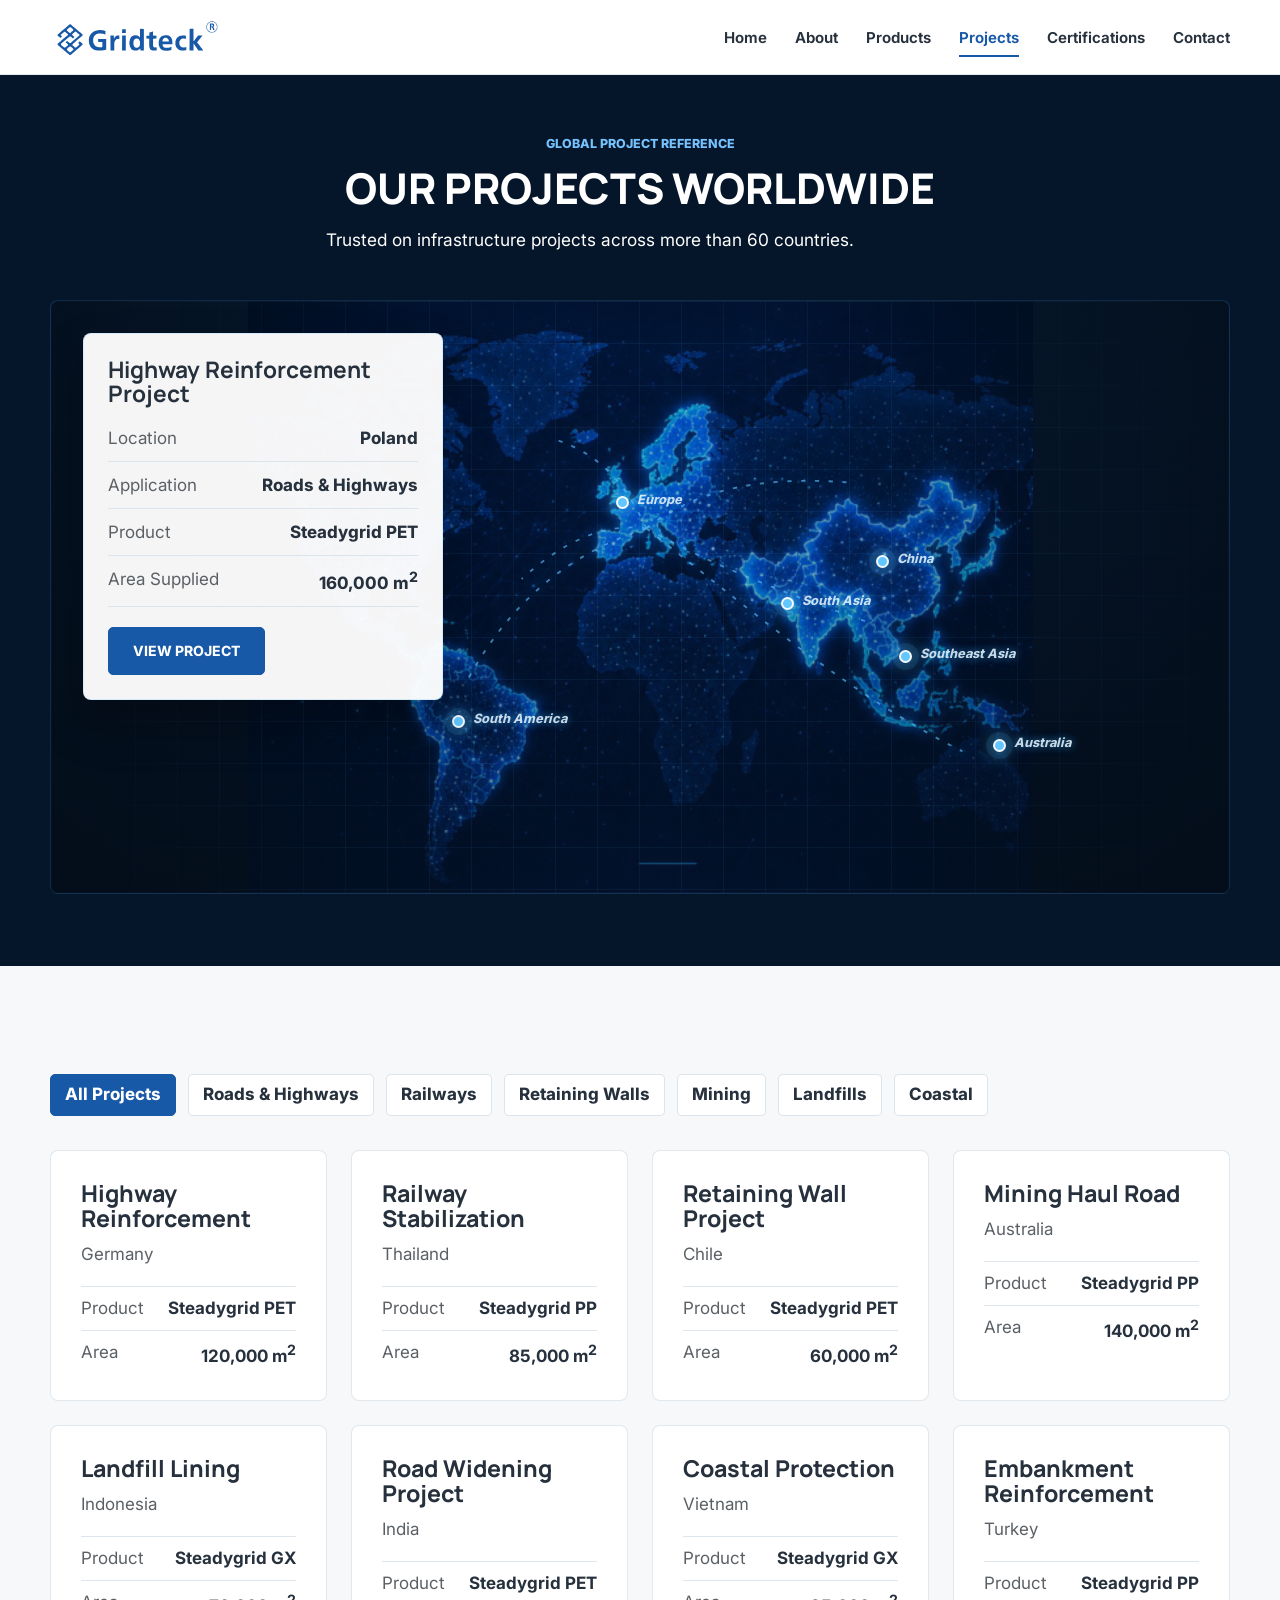
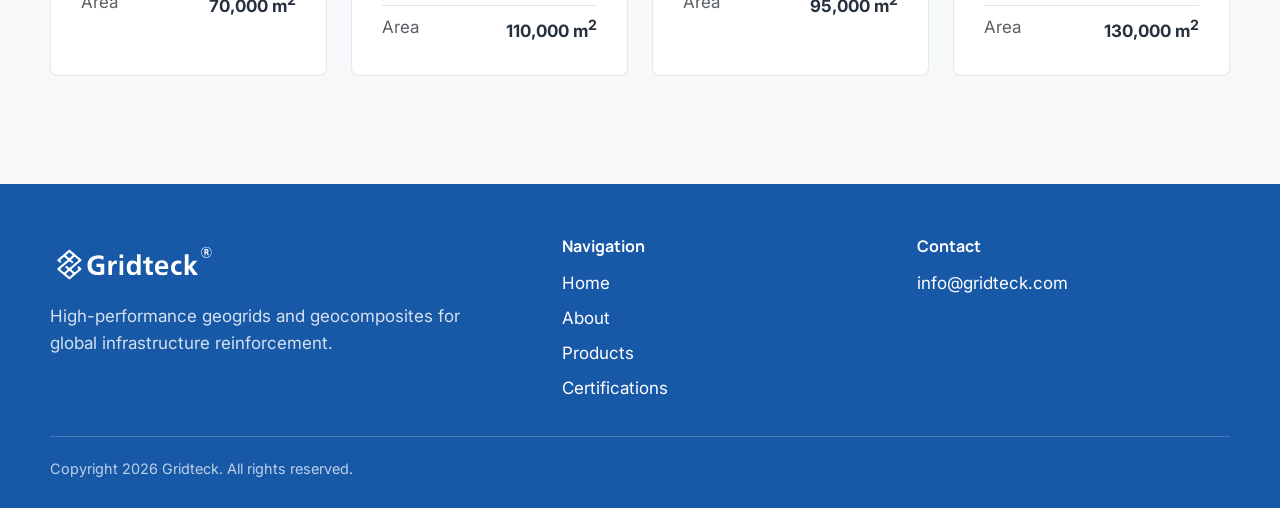
<file: projects.html>
<!DOCTYPE html>
<html lang="en">
<head>
  <meta charset="UTF-8">
  <meta name="viewport" content="width=device-width, initial-scale=1.0">
  <title>Gridteck Projects | Infrastructure Reinforcement Worldwide</title>
  <meta name="description" content="See sample Gridteck geosynthetic infrastructure projects across roads, railways, retaining walls, mining, landfills, and coastal protection.">
  <link rel="stylesheet" href="styles.css">
</head>
<body data-page="projects">
  <header class="site-header">
    <div class="nav-wrap">
      <a class="brand" href="index.html" aria-label="Gridteck home"><img src="assets/logos/gridteck-blue.svg" alt="Gridteck"></a>
      <button class="menu-toggle" type="button" aria-label="Open navigation" aria-expanded="false">
        <svg viewBox="0 0 24 24" fill="none" stroke="currentColor" stroke-width="2"><path d="M4 7h16M4 12h16M4 17h16"/></svg>
      </button>
      <nav class="nav-menu" aria-label="Main navigation">
        <a data-page="home" href="index.html">Home</a>
        <a data-page="about" href="about.html">About</a>
        <a data-page="products" href="products.html">Products</a>
        <a data-page="projects" href="projects.html">Projects</a>
        <a data-page="certifications" href="certifications.html">Certifications</a>
        <a data-page="contact" href="contact.html">Contact</a>
      </nav>
    </div>
  </header>

  <main>
    <section class="section pattern">
      <div class="container">
        <div class="section-head center">
          <span class="section-kicker">Global Project Reference</span>
          <h1 class="section-title">OUR PROJECTS WORLDWIDE</h1>
          <p class="section-lede">Trusted on infrastructure projects across more than 60 countries.</p>
        </div>
        <div class="world-map large">
          <svg class="map-svg" viewBox="0 0 1000 560" aria-hidden="true">
            <path class="land" d="M117 151 203 91l104 32 22 72-54 54-92 12-75-36zM379 142l104-52 117 41-11 86-90 38-93-28zM566 241l88-58 136 25 75 81-54 90-137 12-101-63zM298 305l69 50 25 106-63 41-69-72zM763 383l90 23 47 64-52 30-87-38z"/>
            <path class="route" d="M506 215C464 210 427 228 388 263M506 215C568 250 641 278 722 306M506 215C439 237 379 279 335 362M506 215C548 182 607 164 701 172M506 215C486 172 462 145 420 131M506 215C620 305 705 376 805 426"/>
          </svg>
          <div class="map-panel">
            <h3>Highway Reinforcement Project</h3>
            <dl>
              <div><dt>Location</dt><dd>Poland</dd></div>
              <div><dt>Application</dt><dd>Roads &amp; Highways</dd></div>
              <div><dt>Product</dt><dd>Steadygrid PET</dd></div>
              <div><dt>Area Supplied</dt><dd>160,000 m<sup>2</sup></dd></div>
            </dl>
            <a class="btn" href="#project-grid" style="margin-top: 20px;">View Project</a>
          </div>
          <i class="marker eu" data-tooltip="Highway Reinforcement Project&#10;Poland&#10;Steadygrid PET&#10;Roads &amp; Highways"><span>Europe</span></i>
          <i class="marker sa" data-tooltip="Road Widening Project&#10;India&#10;Steadygrid PET&#10;Roads &amp; Highways"><span>South Asia</span></i>
          <i class="marker sea" data-tooltip="Coastal Protection&#10;Vietnam&#10;Steadygrid GX&#10;Coastal Protection"><span>Southeast Asia</span></i>
          <i class="marker cn" data-tooltip="Manufacturing &amp; Testing Hub&#10;China&#10;Full Product Range&#10;Quality Assurance"><span>China</span></i>
          <i class="marker latam" data-tooltip="Retaining Wall Project&#10;Chile&#10;Steadygrid PET&#10;Retaining Walls"><span>South America</span></i>
          <i class="marker au" data-tooltip="Mining Haul Road&#10;Australia&#10;Steadygrid PP&#10;Mining"><span>Australia</span></i>
        </div>
      </div>
    </section>

    <section class="section soft" id="project-grid">
      <div class="container">
        <div class="filter-bar" aria-label="Project category filters">
          <button class="filter-btn active" type="button" data-filter="all">All Projects</button>
          <button class="filter-btn" type="button" data-filter="roads">Roads &amp; Highways</button>
          <button class="filter-btn" type="button" data-filter="railways">Railways</button>
          <button class="filter-btn" type="button" data-filter="walls">Retaining Walls</button>
          <button class="filter-btn" type="button" data-filter="mining">Mining</button>
          <button class="filter-btn" type="button" data-filter="landfills">Landfills</button>
          <button class="filter-btn" type="button" data-filter="coastal">Coastal</button>
        </div>
        <div class="grid-4">
          <article class="project-card" data-category="roads" data-overlay="Highway Reinforcement&#10;Germany&#10;Steadygrid PET&#10;120,000 m2">
            <h3>Highway Reinforcement</h3>
            <p>Germany</p>
            <div class="project-meta"><span>Product <strong>Steadygrid PET</strong></span><span>Area <strong>120,000 m<sup>2</sup></strong></span></div>
          </article>
          <article class="project-card" data-category="railways" data-overlay="Railway Stabilization&#10;Thailand&#10;Steadygrid PP&#10;85,000 m2">
            <h3>Railway Stabilization</h3>
            <p>Thailand</p>
            <div class="project-meta"><span>Product <strong>Steadygrid PP</strong></span><span>Area <strong>85,000 m<sup>2</sup></strong></span></div>
          </article>
          <article class="project-card" data-category="walls" data-overlay="Retaining Wall Project&#10;Chile&#10;Steadygrid PET&#10;60,000 m2">
            <h3>Retaining Wall Project</h3>
            <p>Chile</p>
            <div class="project-meta"><span>Product <strong>Steadygrid PET</strong></span><span>Area <strong>60,000 m<sup>2</sup></strong></span></div>
          </article>
          <article class="project-card" data-category="mining" data-overlay="Mining Haul Road&#10;Australia&#10;Steadygrid PP&#10;140,000 m2">
            <h3>Mining Haul Road</h3>
            <p>Australia</p>
            <div class="project-meta"><span>Product <strong>Steadygrid PP</strong></span><span>Area <strong>140,000 m<sup>2</sup></strong></span></div>
          </article>
          <article class="project-card" data-category="landfills" data-overlay="Landfill Lining&#10;Indonesia&#10;Steadygrid GX&#10;70,000 m2">
            <h3>Landfill Lining</h3>
            <p>Indonesia</p>
            <div class="project-meta"><span>Product <strong>Steadygrid GX</strong></span><span>Area <strong>70,000 m<sup>2</sup></strong></span></div>
          </article>
          <article class="project-card" data-category="roads" data-overlay="Road Widening Project&#10;India&#10;Steadygrid PET&#10;110,000 m2">
            <h3>Road Widening Project</h3>
            <p>India</p>
            <div class="project-meta"><span>Product <strong>Steadygrid PET</strong></span><span>Area <strong>110,000 m<sup>2</sup></strong></span></div>
          </article>
          <article class="project-card" data-category="coastal" data-overlay="Coastal Protection&#10;Vietnam&#10;Steadygrid GX&#10;95,000 m2">
            <h3>Coastal Protection</h3>
            <p>Vietnam</p>
            <div class="project-meta"><span>Product <strong>Steadygrid GX</strong></span><span>Area <strong>95,000 m<sup>2</sup></strong></span></div>
          </article>
          <article class="project-card" data-category="roads" data-overlay="Embankment Reinforcement&#10;Turkey&#10;Steadygrid PP&#10;130,000 m2">
            <h3>Embankment Reinforcement</h3>
            <p>Turkey</p>
            <div class="project-meta"><span>Product <strong>Steadygrid PP</strong></span><span>Area <strong>130,000 m<sup>2</sup></strong></span></div>
          </article>
        </div>
      </div>
    </section>
  </main>

  <footer class="site-footer">
    <div class="footer-inner">
      <div class="footer-top">
        <div>
          <img class="footer-logo" src="assets/logos/gridteck-white.svg" alt="Gridteck">
          <p>High-performance geogrids and geocomposites for global infrastructure reinforcement.</p>
        </div>
        <div>
          <h3>Navigation</h3>
          <div class="footer-links">
            <a href="index.html">Home</a>
            <a href="about.html">About</a>
            <a href="products.html">Products</a>
            <a href="certifications.html">Certifications</a>
          </div>
        </div>
        <div>
          <h3>Contact</h3>
          <a href="mailto:info@gridteck.com">info@gridteck.com</a>
        </div>
      </div>
      <div class="footer-bottom">Copyright 2026 Gridteck. All rights reserved.</div>
    </div>
  </footer>

  <script src="script.js"></script>
</body>
</html>
</file>
<file: styles.css>
@font-face {
  font-family: "Inter";
  src: url("assets/fonts/Inter-Variable.ttf") format("truetype");
  font-weight: 100 900;
  font-style: normal;
  font-display: swap;
}

@font-face {
  font-family: "Manrope";
  src: url("assets/fonts/Manrope-Variable.ttf") format("truetype");
  font-weight: 200 800;
  font-style: normal;
  font-display: swap;
}

:root {
  --blue: #1758a7;
  --blue-dark: #0d3970;
  --blue-light: #e9f2fc;
  --steel: #26313d;
  --grey: #5b6065;
  --line: #dbe3eb;
  --soft: #f5f8fb;
  --white: #ffffff;
  --ink: #17202a;
  --max: 1180px;
  --shadow: 0 18px 45px rgba(20, 42, 68, 0.12);
}

* {
  box-sizing: border-box;
}

html {
  scroll-behavior: smooth;
}

body {
  margin: 0;
  background: var(--white);
  color: var(--ink);
  font-family: "Inter", Arial, sans-serif;
  font-size: 16px;
  line-height: 1.6;
  letter-spacing: 0;
}

img,
svg {
  display: block;
  max-width: 100%;
}

a {
  color: inherit;
  text-decoration: none;
}

button,
input,
textarea {
  font: inherit;
}

.site-header {
  position: sticky;
  top: 0;
  z-index: 50;
  background: rgba(255, 255, 255, 0.96);
  border-bottom: 1px solid var(--line);
  backdrop-filter: blur(10px);
}

.nav-wrap {
  width: min(var(--max), calc(100% - 40px));
  min-height: 74px;
  margin: 0 auto;
  display: flex;
  align-items: center;
  justify-content: space-between;
  gap: 28px;
}

.brand {
  display: flex;
  align-items: center;
  flex: 0 0 auto;
}

.brand img {
  width: 174px;
  height: auto;
}

.nav-menu {
  display: flex;
  align-items: center;
  gap: 28px;
}

.nav-menu a {
  position: relative;
  color: var(--steel);
  font-size: 0.94rem;
  font-weight: 650;
  padding: 26px 0 23px;
}

.nav-menu a::after {
  content: "";
  position: absolute;
  left: 0;
  right: 0;
  bottom: 18px;
  height: 3px;
  background: var(--blue);
  transform: scaleX(0);
  transform-origin: left;
  transition: transform 180ms ease;
}

.nav-menu a:hover::after,
.nav-menu a.active::after {
  transform: scaleX(1);
}

.menu-toggle {
  display: none;
  width: 42px;
  height: 42px;
  border: 1px solid var(--line);
  background: var(--white);
  color: var(--blue);
  border-radius: 4px;
  align-items: center;
  justify-content: center;
  cursor: pointer;
}

.menu-toggle svg {
  width: 22px;
  height: 22px;
}

.hero {
  position: relative;
  min-height: 620px;
  display: flex;
  align-items: center;
  isolation: isolate;
  overflow: hidden;
  background: var(--blue-dark);
}

.hero.page-hero {
  min-height: 430px;
}

.hero::before {
  content: "";
  position: absolute;
  inset: 0;
  z-index: -3;
  background: var(--hero-image) center / cover no-repeat;
}

.hero-video {
  position: absolute;
  inset: 0;
  z-index: -2;
  width: 100%;
  height: 100%;
  object-fit: cover;
}

.hero::after {
  content: "";
  position: absolute;
  inset: 0;
  z-index: -1;
  background:
    linear-gradient(90deg, rgba(9, 37, 72, 0.88) 0%, rgba(9, 37, 72, 0.68) 42%, rgba(9, 37, 72, 0.22) 100%),
    radial-gradient(circle at 85% 15%, rgba(255, 255, 255, 0.14), transparent 28%);
}

.hero-inner {
  width: min(var(--max), calc(100% - 40px));
  margin: 0 auto;
  padding: 86px 0 110px;
  color: var(--white);
}

.hero-kicker,
.section-kicker {
  color: var(--blue);
  font-size: 0.82rem;
  font-weight: 800;
  text-transform: uppercase;
}

.hero-kicker {
  color: #b9d7f8;
}

h1,
h2,
h3 {
  font-family: "Manrope", Arial, sans-serif;
  margin: 0;
  line-height: 1.08;
  letter-spacing: 0;
}

h1 {
  max-width: 760px;
  margin-top: 16px;
  font-size: 5.4rem;
  font-weight: 800;
}

.page-hero h1 {
  font-size: 4.4rem;
}

.hero p {
  max-width: 620px;
  margin: 22px 0 0;
  color: rgba(255, 255, 255, 0.88);
  font-size: 1.22rem;
}

.hero-actions {
  display: flex;
  align-items: center;
  gap: 14px;
  margin-top: 34px;
  flex-wrap: wrap;
}

.btn {
  display: inline-flex;
  align-items: center;
  justify-content: center;
  gap: 10px;
  min-height: 46px;
  padding: 0 22px;
  border: 1px solid var(--blue);
  border-radius: 4px;
  background: var(--blue);
  color: var(--white);
  font-weight: 800;
  font-size: 0.88rem;
  text-transform: uppercase;
  white-space: nowrap;
  cursor: pointer;
  transition: background 160ms ease, border 160ms ease, transform 160ms ease;
}

.btn:hover {
  background: var(--blue-dark);
  border-color: var(--blue-dark);
  transform: translateY(-1px);
}

.btn.white {
  background: var(--white);
  border-color: var(--white);
  color: var(--blue);
}

.btn.ghost {
  background: transparent;
  color: var(--blue);
}

.btn svg {
  width: 17px;
  height: 17px;
}

.section {
  position: relative;
  padding: 88px 0;
}

.section.soft {
  background: var(--soft);
}

.section.blue {
  background: var(--blue);
  color: var(--white);
}

.section.pattern {
  background:
    linear-gradient(90deg, rgba(23, 88, 167, 0.045) 1px, transparent 1px),
    linear-gradient(rgba(23, 88, 167, 0.045) 1px, transparent 1px),
    var(--white);
  background-size: 38px 38px;
}

.container {
  width: min(var(--max), calc(100% - 40px));
  margin: 0 auto;
}

.section-head {
  display: flex;
  align-items: end;
  justify-content: space-between;
  gap: 36px;
  margin-bottom: 36px;
}

.section-head.center {
  display: block;
  text-align: center;
  max-width: 760px;
  margin-left: auto;
  margin-right: auto;
}

.section-title {
  margin-top: 10px;
  color: var(--steel);
  font-size: 3.05rem;
}

.blue .section-title,
.blue .section-kicker,
.blue .section-lede {
  color: var(--white);
}

.section-lede {
  max-width: 660px;
  margin: 14px 0 0;
  color: var(--grey);
  font-size: 1.04rem;
}

.stats-bar {
  margin-top: -54px;
  position: relative;
  z-index: 4;
}

.stats-inner {
  width: min(var(--max), calc(100% - 40px));
  margin: 0 auto;
  display: grid;
  grid-template-columns: repeat(7, minmax(120px, 1fr));
  background: var(--blue);
  color: var(--white);
  box-shadow: var(--shadow);
}

.stat-item {
  min-height: 116px;
  padding: 24px 18px;
  display: grid;
  place-items: center;
  text-align: center;
  border-right: 1px solid rgba(255, 255, 255, 0.22);
}

.stat-item:last-child {
  border-right: 0;
}

.stat-icon,
.card-icon {
  width: 36px;
  height: 36px;
  margin-bottom: 10px;
  color: currentColor;
}

.stat-item strong {
  display: block;
  font-family: "Manrope", Arial, sans-serif;
  font-size: 1rem;
  line-height: 1.28;
}

.cert-stat {
  gap: 9px;
  padding: 20px 14px;
}

.cert-stat img {
  max-width: 70px;
  max-height: 48px;
  object-fit: contain;
  padding: 5px 7px;
  border-radius: 5px;
  background: var(--white);
  filter: none;
}

.cert-stat strong {
  font-family: "Inter", Arial, sans-serif;
  font-size: 0.78rem;
  font-weight: 750;
  text-transform: uppercase;
}

.cert-stat-group {
  display: grid;
  grid-template-columns: repeat(2, minmax(0, 1fr));
  gap: 8px;
  width: 100%;
}

.cert-stat-group span {
  display: grid;
  justify-items: center;
  gap: 6px;
  color: var(--white);
  font-size: 0.72rem;
  font-weight: 750;
  text-transform: uppercase;
}

.cert-stat-group img {
  max-width: 58px;
  max-height: 38px;
  padding: 5px 7px;
  border-radius: 5px;
  background: var(--white);
}

.grid-3,
.grid-4,
.grid-6 {
  display: grid;
  gap: 24px;
}

.grid-3 {
  grid-template-columns: repeat(3, minmax(0, 1fr));
}

.grid-4 {
  grid-template-columns: repeat(4, minmax(0, 1fr));
}

.grid-6 {
  grid-template-columns: repeat(6, minmax(0, 1fr));
}

.card {
  background: var(--white);
  border: 1px solid var(--line);
  border-radius: 8px;
  overflow: hidden;
  box-shadow: 0 14px 32px rgba(20, 42, 68, 0.06);
}

.card-body {
  padding: 24px;
}

.card h3,
.feature-card h3,
.project-card h3,
.cert-card h3 {
  color: var(--steel);
  font-size: 1.24rem;
}

.card p,
.feature-card p,
.project-card p,
.cert-card p {
  color: var(--grey);
  margin: 10px 0 0;
}

.product-card img,
.project-card img,
.application-card img {
  width: 100%;
  height: 220px;
  object-fit: cover;
}

.card-link {
  display: inline-flex;
  align-items: center;
  gap: 8px;
  margin-top: 18px;
  color: var(--blue);
  font-weight: 800;
}

.application-card {
  position: relative;
  min-height: 245px;
  border-radius: 8px;
  overflow: hidden;
  background: var(--steel);
  color: var(--white);
}

.application-card img {
  position: absolute;
  inset: 0;
  height: 100%;
  opacity: 0.74;
}

.application-card::after {
  content: "";
  position: absolute;
  inset: 0;
  background: linear-gradient(180deg, transparent 0%, rgba(7, 27, 50, 0.86) 100%);
}

.application-card h3 {
  position: absolute;
  left: 20px;
  right: 20px;
  bottom: 20px;
  z-index: 1;
  color: var(--white);
  font-size: 1.12rem;
}

.world-map {
  position: relative;
  min-height: 420px;
  border: 1px solid var(--line);
  background: #f7fbff;
  overflow: hidden;
}

.world-map.large {
  min-height: 560px;
}

.map-svg {
  position: absolute;
  inset: 0;
  width: 100%;
  height: 100%;
}

.land {
  fill: #dce8f4;
  stroke: #c5d7e8;
  stroke-width: 1;
}

.route {
  fill: none;
  stroke: rgba(23, 88, 167, 0.28);
  stroke-width: 2;
  stroke-dasharray: 8 8;
}

.marker {
  position: absolute;
  width: 14px;
  height: 14px;
  background: var(--blue);
  border: 3px solid var(--white);
  border-radius: 50%;
  box-shadow: 0 0 0 7px rgba(23, 88, 167, 0.15);
}

.marker span {
  position: absolute;
  left: 18px;
  top: -7px;
  white-space: nowrap;
  color: var(--steel);
  font-size: 0.82rem;
  font-weight: 800;
}

.marker.eu { left: 48%; top: 33%; }
.marker.sa { left: 62%; top: 50%; }
.marker.sea { left: 72%; top: 59%; }
.marker.cn { left: 70%; top: 43%; }
.marker.latam { left: 34%; top: 70%; }
.marker.au { left: 80%; top: 74%; }

.map-panel {
  position: absolute;
  left: 32px;
  top: 32px;
  width: min(360px, calc(100% - 64px));
  background: var(--white);
  border: 1px solid var(--line);
  border-radius: 8px;
  box-shadow: var(--shadow);
  padding: 24px;
}

.map-panel h3 {
  color: var(--steel);
  font-size: 1.42rem;
}

.map-panel dl {
  margin: 18px 0 0;
  display: grid;
  gap: 10px;
}

.map-panel div {
  display: flex;
  justify-content: space-between;
  gap: 18px;
  border-bottom: 1px solid var(--line);
  padding-bottom: 9px;
}

.map-panel dt {
  color: var(--grey);
}

.map-panel dd {
  margin: 0;
  color: var(--steel);
  font-weight: 750;
  text-align: right;
}

.cta-band {
  background: var(--blue);
  color: var(--white);
  padding: 62px 0;
}

.cta-inner {
  width: min(var(--max), calc(100% - 40px));
  margin: 0 auto;
  display: flex;
  align-items: center;
  justify-content: space-between;
  gap: 32px;
}

.cta-inner h2 {
  font-size: 3.45rem;
}

.split {
  display: grid;
  grid-template-columns: minmax(0, 1.05fr) minmax(320px, 0.95fr);
  gap: 54px;
  align-items: center;
}

.split img {
  width: 100%;
  border-radius: 8px;
  box-shadow: var(--shadow);
}

body[data-page="home"] .hero {
  min-height: calc(100vh - 74px);
}

body[data-page="home"] .hero-inner {
  padding-top: 120px;
  padding-bottom: 120px;
}

.home-about .btn {
  margin-top: 26px;
}

.about-intro-grid,
.about-cert-grid {
  display: grid;
  grid-template-columns: minmax(0, 0.9fr) minmax(420px, 1.1fr);
  gap: 56px;
  align-items: center;
}

.about-intro-grid img,
.about-cert-grid img:not(.about-cert-strip) {
  width: 100%;
  border-radius: 8px;
  object-fit: cover;
}

.about-intro-grid > img {
  height: 460px;
}

.about-copy p,
.about-cert-grid p,
.technology-card p {
  color: var(--grey);
}

.about-copy p {
  margin: 18px 0 0;
}

.about-image-strip {
  display: grid;
  grid-template-columns: repeat(3, minmax(0, 1fr));
  gap: 6px;
  margin-bottom: 36px;
}

.about-image-strip img {
  width: 100%;
  height: 220px;
  object-fit: cover;
}

.about-proof-grid .feature-card {
  min-height: 225px;
  border-left: 0;
  border-top: 4px solid var(--blue);
}

.about-proof-grid .feature-card strong {
  display: block;
  margin-top: 8px;
  color: var(--steel);
  font-weight: 800;
  line-height: 1.35;
}

.about-bullet-list {
  display: grid;
  gap: 10px;
  margin: 18px 0 24px;
  padding: 0;
  list-style: none;
  color: var(--steel);
  font-weight: 650;
}

.about-bullet-list li {
  position: relative;
  padding-left: 18px;
}

.about-bullet-list li::before {
  content: "";
  position: absolute;
  left: 0;
  top: 0.72em;
  width: 6px;
  height: 6px;
  border-radius: 50%;
  background: var(--blue);
}

.about-cert-logos {
  display: flex;
  align-items: center;
  gap: 16px;
  flex-wrap: wrap;
  margin-top: 26px;
}

.about-cert-logos img {
  width: auto;
  max-width: 74px;
  max-height: 54px;
  object-fit: contain;
}

.about-cert-strip {
  display: block;
  width: min(100%, 430px);
  height: auto;
  margin-top: 26px;
  border: 1px solid var(--line);
  border-radius: 6px;
  background: var(--white);
  padding: 16px 22px;
  object-fit: contain;
}

.about-cert-grid > div:last-child img {
  height: 390px;
}

.about-cert-strip {
  width: min(100%, 430px);
  height: auto;
  object-fit: contain;
}

.about-caption {
  margin: 14px 0 0;
  font-size: 0.92rem;
}

.technology-card {
  display: grid;
  grid-template-rows: auto auto 1fr auto;
  gap: 12px;
  min-height: 100%;
  padding: 0 0 22px;
  border-bottom: 1px solid var(--line);
}

.technology-card span {
  color: var(--blue);
  font-weight: 800;
}

.technology-card h3 {
  color: var(--steel);
  font-size: 1.35rem;
}

.technology-card img {
  width: 100%;
  height: 230px;
  object-fit: cover;
  border-radius: 8px;
}

.feature-card {
  border-left: 4px solid var(--blue);
  background: var(--white);
  padding: 26px;
  border-radius: 8px;
  box-shadow: 0 10px 26px rgba(20, 42, 68, 0.06);
}

.timeline {
  display: grid;
  grid-template-columns: repeat(6, minmax(0, 1fr));
  gap: 0;
  border-top: 3px solid var(--blue);
  margin-top: 18px;
}

.timeline-item {
  position: relative;
  padding: 28px 16px 0 0;
}

.timeline-item::before {
  content: "";
  position: absolute;
  top: -9px;
  left: 0;
  width: 15px;
  height: 15px;
  border-radius: 50%;
  background: var(--blue);
  box-shadow: 0 0 0 7px var(--blue-light);
}

.timeline-item strong {
  display: block;
  color: var(--blue);
  font-family: "Manrope", Arial, sans-serif;
  font-size: 1.28rem;
}

.timeline-item span {
  display: block;
  margin-top: 8px;
  color: var(--grey);
}

.product-section {
  display: grid;
  grid-template-columns: minmax(340px, 0.78fr) minmax(0, 1fr);
  gap: 42px;
  align-items: start;
  padding: 42px 0;
  border-bottom: 1px solid var(--line);
}

.product-section:last-child {
  border-bottom: 0;
}

.product-media {
  position: sticky;
  top: 104px;
}

.product-media img {
  width: 100%;
  height: 460px;
  object-fit: cover;
  border-radius: 8px;
  box-shadow: var(--shadow);
}

.product-intro h2 {
  color: var(--steel);
  font-size: 3rem;
}

.product-intro h3 {
  margin-top: 8px;
  color: var(--blue);
  font-size: 1.24rem;
}

.product-intro p {
  color: var(--grey);
  margin: 16px 0 0;
}

.accordion {
  margin-top: 26px;
  border-top: 1px solid var(--line);
}

.accordion-item {
  border-bottom: 1px solid var(--line);
}

.accordion-trigger {
  width: 100%;
  min-height: 62px;
  display: flex;
  align-items: center;
  justify-content: space-between;
  gap: 18px;
  padding: 0;
  border: 0;
  background: transparent;
  color: var(--steel);
  text-align: left;
  font-weight: 800;
  cursor: pointer;
}

.accordion-trigger svg {
  flex: 0 0 auto;
  width: 20px;
  height: 20px;
  color: var(--blue);
  transition: transform 180ms ease;
}

.accordion-item.open .accordion-trigger svg {
  transform: rotate(45deg);
}

.accordion-panel {
  display: none;
  padding: 0 0 24px;
  color: var(--grey);
}

.accordion-item.open .accordion-panel {
  display: block;
}

.pill-list {
  display: flex;
  flex-wrap: wrap;
  gap: 10px;
  margin: 16px 0 0;
  padding: 0;
  list-style: none;
}

.pill-list li {
  border: 1px solid var(--line);
  background: var(--soft);
  border-radius: 4px;
  padding: 8px 11px;
  color: var(--steel);
  font-weight: 650;
  font-size: 0.9rem;
}

.download-grid {
  display: grid;
  grid-template-columns: repeat(2, minmax(0, 1fr));
  gap: 12px;
  margin-top: 16px;
}

.download-card {
  border: 1px solid var(--line);
  border-radius: 6px;
  padding: 14px;
  display: flex;
  align-items: center;
  gap: 12px;
  color: var(--steel);
  font-weight: 750;
}

.download-card svg {
  width: 22px;
  height: 22px;
  color: var(--blue);
  flex: 0 0 auto;
}

.filter-bar {
  display: flex;
  flex-wrap: wrap;
  gap: 10px;
  margin-bottom: 28px;
}

.filter-btn {
  min-height: 40px;
  border: 1px solid var(--line);
  border-radius: 4px;
  background: var(--white);
  color: var(--steel);
  font-weight: 750;
  padding: 0 14px;
  cursor: pointer;
}

.filter-btn.active,
.filter-btn:hover {
  border-color: var(--blue);
  background: var(--blue);
  color: var(--white);
}

.project-card {
  padding: 24px;
  border: 1px solid var(--line);
  border-radius: 8px;
  background: var(--white);
}

.project-meta {
  display: grid;
  gap: 8px;
  margin-top: 18px;
  color: var(--grey);
}

.project-meta span {
  display: flex;
  justify-content: space-between;
  gap: 14px;
  border-top: 1px solid var(--line);
  padding-top: 8px;
}

.project-meta strong {
  color: var(--steel);
}

.cert-card {
  padding: 24px;
  border: 1px solid var(--line);
  border-radius: 8px;
  background: var(--white);
}

.cert-doc {
  height: 156px;
  border: 1px solid var(--line);
  border-radius: 6px;
  background:
    linear-gradient(90deg, rgba(23, 88, 167, 0.1) 1px, transparent 1px),
    linear-gradient(rgba(23, 88, 167, 0.1) 1px, transparent 1px),
    var(--soft);
  background-size: 22px 22px;
  display: grid;
  place-items: center;
  margin-bottom: 18px;
}

.cert-doc strong {
  display: inline-flex;
  align-items: center;
  justify-content: center;
  width: 92px;
  height: 92px;
  border: 4px solid var(--blue);
  border-radius: 50%;
  color: var(--blue);
  font-family: "Manrope", Arial, sans-serif;
  font-size: 1.1rem;
  text-align: center;
}

.cert-doc img {
  width: 120px;
  max-height: 92px;
  object-fit: contain;
}

.cert-doc.logo-doc {
  background: var(--white);
}

.quality-bar {
  display: grid;
  grid-template-columns: repeat(4, minmax(0, 1fr));
  gap: 1px;
  background: rgba(255, 255, 255, 0.25);
}

.quality-bar div {
  padding: 28px;
  background: rgba(255, 255, 255, 0.08);
}

.quality-bar h3 {
  color: var(--white);
  font-size: 1.1rem;
}

.quality-bar p {
  margin: 8px 0 0;
  color: rgba(255, 255, 255, 0.8);
}

.contact-layout {
  display: grid;
  grid-template-columns: 0.9fr 1.15fr 0.9fr;
  gap: 28px;
  align-items: start;
}

.contact-panel,
.contact-form,
.sales-panel {
  border: 1px solid var(--line);
  border-radius: 8px;
  background: var(--white);
  padding: 28px;
  box-shadow: 0 12px 30px rgba(20, 42, 68, 0.06);
}

.contact-list {
  display: grid;
  gap: 18px;
  margin-top: 20px;
}

.contact-list div,
.sales-list li {
  border-top: 1px solid var(--line);
  padding-top: 14px;
}

.contact-list strong,
.sales-list strong {
  display: block;
  color: var(--steel);
}

.contact-list span,
.sales-list a {
  color: var(--grey);
}

.form-grid {
  display: grid;
  grid-template-columns: repeat(2, minmax(0, 1fr));
  gap: 16px;
}

.field.full {
  grid-column: 1 / -1;
}

.field label {
  display: block;
  margin-bottom: 7px;
  color: var(--steel);
  font-weight: 750;
  font-size: 0.92rem;
}

.field input,
.field textarea {
  width: 100%;
  border: 1px solid var(--line);
  border-radius: 4px;
  padding: 12px 13px;
  color: var(--steel);
  background: var(--white);
}

.field textarea {
  min-height: 142px;
  resize: vertical;
}

.sales-list {
  display: grid;
  gap: 14px;
  padding: 0;
  margin: 20px 0 0;
  list-style: none;
}

.site-footer {
  background: var(--blue);
  color: var(--white);
}

.footer-inner {
  width: min(var(--max), calc(100% - 40px));
  margin: 0 auto;
  padding: 54px 0 28px;
}

.footer-top {
  display: grid;
  grid-template-columns: 1.2fr 0.8fr 0.8fr;
  gap: 42px;
}

.footer-logo {
  width: 168px;
}

.footer-top p {
  color: rgba(255, 255, 255, 0.82);
  max-width: 430px;
}

.footer-top h3 {
  color: var(--white);
  font-size: 1rem;
  margin-bottom: 14px;
}

.footer-links {
  display: grid;
  gap: 8px;
}

.footer-bottom {
  margin-top: 34px;
  padding-top: 20px;
  border-top: 1px solid rgba(255, 255, 255, 0.22);
  color: rgba(255, 255, 255, 0.72);
  font-size: 0.9rem;
}

.hidden {
  display: none !important;
}

/* Premium UI refinement */
body {
  background: var(--white);
  font-size: 17px;
}

.site-header {
  border-bottom-color: rgba(219, 227, 235, 0.78);
  box-shadow: none;
}

.nav-menu a {
  color: var(--steel);
  font-weight: 650;
  transition: color 180ms ease;
}

.nav-menu a:hover,
.nav-menu a.active {
  color: var(--blue);
}

.nav-menu a::after {
  height: 2px;
  bottom: 17px;
  transition: transform 220ms ease;
}

h1 {
  font-size: 4rem;
  font-weight: 800;
}

.page-hero h1 {
  font-size: 3.75rem;
}

.section-title {
  font-size: 2.65rem;
  font-weight: 800;
}

.product-intro h2 {
  font-size: 2.75rem;
  font-weight: 800;
}

.card h3,
.feature-card h3,
.project-card h3,
.cert-card h3,
.product-intro h3 {
  font-size: 1.45rem;
  font-weight: 750;
}

.hero {
  min-height: 650px;
}

.hero.page-hero {
  min-height: 460px;
}

.hero::after {
  background: linear-gradient(90deg, rgba(6, 22, 42, 0.88) 0%, rgba(6, 22, 42, 0.66) 45%, rgba(6, 22, 42, 0.26) 100%);
}

.hero-inner {
  padding: 96px 0 120px;
}

.hero p,
.section-lede {
  font-size: 1.08rem;
}

.hero-kicker,
.section-kicker {
  font-size: 0.78rem;
  font-weight: 800;
  letter-spacing: 0;
}

.section {
  padding: 108px 0;
}

.section.soft {
  background: #f6f8fa;
}

.section.pattern {
  background:
    linear-gradient(90deg, rgba(23, 88, 167, 0.032) 1px, transparent 1px),
    linear-gradient(rgba(23, 88, 167, 0.032) 1px, transparent 1px),
    var(--white);
  background-size: 44px 44px;
}

.section-head {
  margin-bottom: 46px;
}

.btn,
.filter-btn {
  border-radius: 5px;
  box-shadow: none;
  transition: background 180ms ease, border-color 180ms ease, color 180ms ease, opacity 180ms ease, transform 180ms ease;
}

.btn {
  min-height: 48px;
  padding: 0 24px;
  border: 1px solid var(--blue);
  background: var(--blue);
  color: var(--white);
  font-weight: 750;
}

.btn:hover {
  background: #124a8f;
  border-color: #124a8f;
  transform: translateY(-1px);
}

.btn.white,
.btn.ghost {
  background: var(--white);
  border-color: var(--blue);
  color: var(--blue);
}

.btn.white:hover,
.btn.ghost:hover {
  background: var(--blue);
  border-color: var(--blue);
  color: var(--white);
}

.card,
.feature-card,
.project-card,
.cert-card,
.contact-panel,
.contact-form,
.sales-panel {
  border-color: rgba(219, 227, 235, 0.82);
  box-shadow: none;
}

.card {
  transition: border-color 180ms ease, transform 180ms ease, box-shadow 180ms ease;
}

.product-card:hover,
.card:hover {
  border-color: rgba(23, 88, 167, 0.34);
  box-shadow: 0 14px 30px rgba(17, 46, 80, 0.08);
  transform: translateY(-3px);
}

.card-body,
.cert-card,
.feature-card,
.project-card,
.contact-panel,
.contact-form,
.sales-panel {
  padding: 30px;
}

.product-card img,
.project-card img,
.application-card img {
  height: 240px;
}

.feature-card {
  border-left-width: 3px;
  background: var(--white);
}

.stats-inner {
  box-shadow: 0 18px 38px rgba(17, 46, 80, 0.11);
}

.stat-item {
  min-height: 128px;
}

/* Dark digital map system */
.world-map {
  min-height: 480px;
  border: 1px solid rgba(71, 164, 255, 0.18);
  border-radius: 8px;
  background:
    linear-gradient(180deg, rgba(3, 13, 25, 0.08), rgba(3, 13, 25, 0.38)),
    url("assets/images/digital-world-map.png") center / contain no-repeat,
    linear-gradient(180deg, #071a31 0%, #04101f 100%);
  box-shadow: inset 0 0 0 1px rgba(255, 255, 255, 0.035);
}

.world-map::before {
  content: "";
  position: absolute;
  inset: 0;
  background:
    linear-gradient(90deg, rgba(93, 180, 255, 0.075) 1px, transparent 1px),
    linear-gradient(rgba(93, 180, 255, 0.075) 1px, transparent 1px);
  background-size: 42px 42px;
  mask-image: radial-gradient(circle at center, black 0%, black 58%, transparent 100%);
  pointer-events: none;
}

.world-map::after {
  content: "";
  position: absolute;
  inset: 0;
  background: radial-gradient(circle at center, transparent 0%, rgba(3, 13, 25, 0.22) 62%, rgba(3, 13, 25, 0.74) 100%);
  pointer-events: none;
}

.world-map.large {
  min-height: 66vh;
}

body[data-page="projects"] main > .section:first-child {
  padding: 54px 0 72px;
  background: #06162a;
}

body[data-page="projects"] main > .section:first-child .section-title,
body[data-page="projects"] main > .section:first-child .section-lede {
  color: var(--white);
}

body[data-page="projects"] main > .section:first-child .section-kicker {
  color: #74c2ff;
}

.map-svg {
  z-index: 1;
  opacity: 0.94;
  pointer-events: none;
}

.land {
  display: none;
}

.route {
  stroke: rgba(95, 190, 255, 0.66);
  stroke-width: 1.8;
  stroke-dasharray: 4 9;
  filter: drop-shadow(0 0 7px rgba(61, 172, 255, 0.82));
}

.marker {
  z-index: 4;
  width: 13px;
  height: 13px;
  background: #63c6ff;
  border: 2px solid rgba(255, 255, 255, 0.92);
  border-radius: 50%;
  box-shadow:
    0 0 0 7px rgba(65, 179, 255, 0.12),
    0 0 18px rgba(94, 202, 255, 0.95);
  transition: transform 180ms ease, box-shadow 180ms ease;
}

.marker::before {
  content: "";
  position: absolute;
  inset: -9px;
  border-radius: 50%;
  border: 1px solid rgba(102, 200, 255, 0.36);
  opacity: 0;
  transform: scale(0.82);
  transition: opacity 180ms ease, transform 180ms ease;
}

.marker::after {
  content: attr(data-tooltip);
  position: absolute;
  left: 20px;
  top: 18px;
  width: max-content;
  max-width: 240px;
  padding: 14px 16px;
  border: 1px solid rgba(126, 203, 255, 0.26);
  border-radius: 6px;
  background: rgba(255, 255, 255, 0.96);
  color: var(--steel);
  box-shadow: 0 18px 34px rgba(0, 0, 0, 0.26);
  font-size: 0.86rem;
  font-weight: 650;
  line-height: 1.45;
  white-space: pre-line;
  opacity: 0;
  pointer-events: none;
  transform: translateY(6px);
  transition: opacity 180ms ease, transform 180ms ease;
}

.marker:hover {
  transform: scale(1.16);
  box-shadow:
    0 0 0 10px rgba(65, 179, 255, 0.17),
    0 0 28px rgba(94, 202, 255, 1);
}

.marker:hover::before,
.marker:hover::after {
  opacity: 1;
  transform: translateY(0) scale(1);
}

.marker span {
  left: 19px;
  top: -8px;
  color: rgba(230, 246, 255, 0.86);
  text-shadow: 0 0 8px rgba(61, 172, 255, 0.72);
  font-size: 0.8rem;
  font-weight: 750;
}

.map-panel {
  z-index: 5;
  background: rgba(255, 255, 255, 0.96);
  border-color: rgba(126, 203, 255, 0.28);
  box-shadow: 0 24px 46px rgba(0, 0, 0, 0.28);
}

/* Product page datasheet treatment */
.product-section {
  grid-template-columns: minmax(0, 1fr) minmax(340px, 0.78fr);
  gap: 62px;
  padding: 62px 0;
  align-items: center;
}

.product-media {
  order: 2;
}

.product-intro {
  order: 1;
}

.product-media img {
  height: 520px;
  border-radius: 6px;
  box-shadow: none;
  border: 1px solid rgba(219, 227, 235, 0.86);
}

.product-intro p {
  font-size: 1.02rem;
}

.accordion {
  margin-top: 32px;
  border-top-color: rgba(219, 227, 235, 0.94);
}

.accordion-item {
  border-bottom-color: rgba(219, 227, 235, 0.94);
}

.accordion-trigger {
  min-height: 66px;
  font-weight: 750;
}

.accordion-trigger svg {
  width: 18px;
  height: 18px;
}

.accordion-panel {
  display: block;
  max-height: 0;
  overflow: hidden;
  opacity: 0;
  padding: 0;
  transition: max-height 260ms ease, opacity 220ms ease, padding 260ms ease;
}

.accordion-item.open .accordion-panel {
  max-height: 520px;
  opacity: 1;
  padding: 0 0 26px;
}

.accordion-item.open .accordion-trigger svg {
  transform: rotate(45deg);
}

.pill-list li,
.download-card {
  border-color: rgba(219, 227, 235, 0.86);
  background: #f6f8fa;
  border-radius: 5px;
}

.download-card {
  transition: border-color 180ms ease, background 180ms ease, transform 180ms ease;
}

.download-card:hover {
  border-color: rgba(23, 88, 167, 0.36);
  background: var(--white);
  transform: translateY(-2px);
}

/* Project cards and filters */
.filter-bar {
  gap: 12px;
  margin-bottom: 34px;
}

.filter-btn {
  min-height: 42px;
  background: var(--white);
  border-color: rgba(219, 227, 235, 0.95);
}

.project-card {
  position: relative;
  min-height: 222px;
  overflow: hidden;
  transition: border-color 180ms ease, transform 180ms ease, box-shadow 180ms ease;
}

.project-card::after {
  content: attr(data-overlay);
  position: absolute;
  inset: auto 18px 18px 18px;
  padding: 16px 18px;
  border-radius: 6px;
  background: rgba(23, 88, 167, 0.96);
  color: var(--white);
  white-space: pre-line;
  font-size: 0.9rem;
  font-weight: 650;
  line-height: 1.5;
  opacity: 0;
  transform: translateY(12px);
  transition: opacity 200ms ease, transform 200ms ease;
}

.project-card:hover {
  border-color: rgba(23, 88, 167, 0.34);
  box-shadow: 0 16px 34px rgba(17, 46, 80, 0.1);
  transform: translateY(-3px);
}

.project-card:hover::after {
  opacity: 1;
  transform: translateY(0);
}

.project-meta span {
  border-top-color: rgba(219, 227, 235, 0.9);
}

.cert-doc {
  background:
    linear-gradient(90deg, rgba(23, 88, 167, 0.06) 1px, transparent 1px),
    linear-gradient(rgba(23, 88, 167, 0.06) 1px, transparent 1px),
    #f6f8fa;
  border-color: rgba(219, 227, 235, 0.9);
}

.quality-bar {
  border: 1px solid rgba(255, 255, 255, 0.22);
}

.accordion-trigger svg {
  transform: none;
}

.accordion-trigger svg path:first-child {
  transition: opacity 180ms ease;
}

.accordion-item.open .accordion-trigger svg {
  transform: none;
}

.accordion-item.open .accordion-trigger svg path:first-child {
  opacity: 0;
}

@media (max-width: 1020px) {
  h1 {
    font-size: 4.2rem;
  }

  .page-hero h1 {
    font-size: 3.6rem;
  }

  .section-title,
  .product-intro h2 {
    font-size: 2.55rem;
  }

  .cta-inner h2 {
    font-size: 2.85rem;
  }

  .stats-inner,
  .grid-6,
  .grid-4,
  .quality-bar {
    grid-template-columns: repeat(2, minmax(0, 1fr));
  }

  .grid-3,
  .contact-layout,
  .footer-top {
    grid-template-columns: 1fr;
  }

  .split,
  .product-section {
    grid-template-columns: 1fr;
  }

  .product-media {
    position: static;
  }

  .timeline {
    grid-template-columns: repeat(3, minmax(0, 1fr));
    row-gap: 30px;
  }

  .about-intro-grid,
  .about-cert-grid {
    grid-template-columns: 1fr;
  }

  .about-intro-grid > img,
  .about-cert-grid > div:last-child img {
    height: 360px;
  }
}

@media (max-width: 760px) {
  h1 {
    font-size: 2.45rem;
  }

  .page-hero h1 {
    font-size: 2.45rem;
  }

  .section-title,
  .product-intro h2 {
    font-size: 2.05rem;
  }

  .cta-inner h2 {
    font-size: 2.1rem;
  }

  .nav-wrap {
    width: min(var(--max), calc(100% - 28px));
    min-height: 68px;
  }

  .brand img {
    width: 150px;
  }

  .menu-toggle {
    display: inline-flex;
  }

  .nav-menu {
    position: absolute;
    left: 0;
    right: 0;
    top: 68px;
    display: none;
    flex-direction: column;
    align-items: stretch;
    gap: 0;
    background: var(--white);
    border-bottom: 1px solid var(--line);
    box-shadow: var(--shadow);
  }

  .nav-menu.open {
    display: flex;
  }

  .nav-menu a {
    padding: 16px 24px;
    border-top: 1px solid var(--line);
  }

  .nav-menu a::after {
    left: 24px;
    right: auto;
    width: 36px;
    bottom: 10px;
  }

  .hero,
  .hero.page-hero {
    min-height: 520px;
  }

  .hero-inner {
    width: min(var(--max), calc(100% - 28px));
    padding: 72px 0 84px;
  }

  .section {
    padding: 64px 0;
  }

  .container,
  .stats-inner,
  .cta-inner,
  .footer-inner {
    width: min(var(--max), calc(100% - 28px));
  }

  .section-head,
  .cta-inner {
    display: block;
  }

  .cta-inner .btn {
    margin-top: 24px;
  }

  .stats-inner,
  .grid-6,
  .grid-4,
  .grid-3,
  .download-grid,
  .form-grid {
    grid-template-columns: 1fr;
  }

  .stat-item {
    border-right: 0;
    border-bottom: 1px solid rgba(255, 255, 255, 0.22);
  }

  .stat-item:last-child {
    border-bottom: 0;
  }

  .timeline {
    grid-template-columns: 1fr;
    border-top: 0;
    border-left: 3px solid var(--blue);
    padding-left: 28px;
  }

  .timeline-item {
    padding: 0 0 28px;
  }

  .timeline-item::before {
    top: 4px;
    left: -37px;
  }

  .world-map,
  .world-map.large {
    min-height: 620px;
  }

  .map-panel {
    left: 18px;
    top: 18px;
    width: calc(100% - 36px);
  }

  .marker span {
    display: none;
  }

  .product-media img {
    height: 330px;
  }

  body[data-page="home"] .hero {
    min-height: calc(100vh - 68px);
  }

  body[data-page="home"] .hero-inner {
    padding-top: 88px;
    padding-bottom: 88px;
  }

  .about-image-strip,
  .about-proof-grid,
  .technology-grid {
    grid-template-columns: 1fr;
  }

  .about-image-strip img,
  .about-intro-grid > img,
  .about-cert-grid > div:last-child img,
  .technology-card img {
    height: 260px;
  }

  .about-cert-logos {
    gap: 12px;
  }

  .about-cert-logos img {
    max-width: 62px;
    max-height: 46px;
  }

  .about-cert-strip {
    width: 100%;
    padding: 12px 14px;
  }
}

a:focus-visible,
button:focus-visible,
input:focus-visible,
textarea:focus-visible,
.download-card:focus-visible,
.card-link:focus-visible,
.filter-btn:focus-visible {
  outline: 3px solid rgba(23, 88, 167, 0.42);
  outline-offset: 4px;
  border-radius: 6px;
}

.site-footer a:focus-visible,
.blue a:focus-visible {
  outline-color: rgba(255, 255, 255, 0.62);
}

@media (prefers-reduced-motion: reduce) {
  *,
  *::before,
  *::after {
    scroll-behavior: auto !important;
    transition-duration: 0.01ms !important;
    animation-duration: 0.01ms !important;
    animation-iteration-count: 1 !important;
  }
}
</file>
